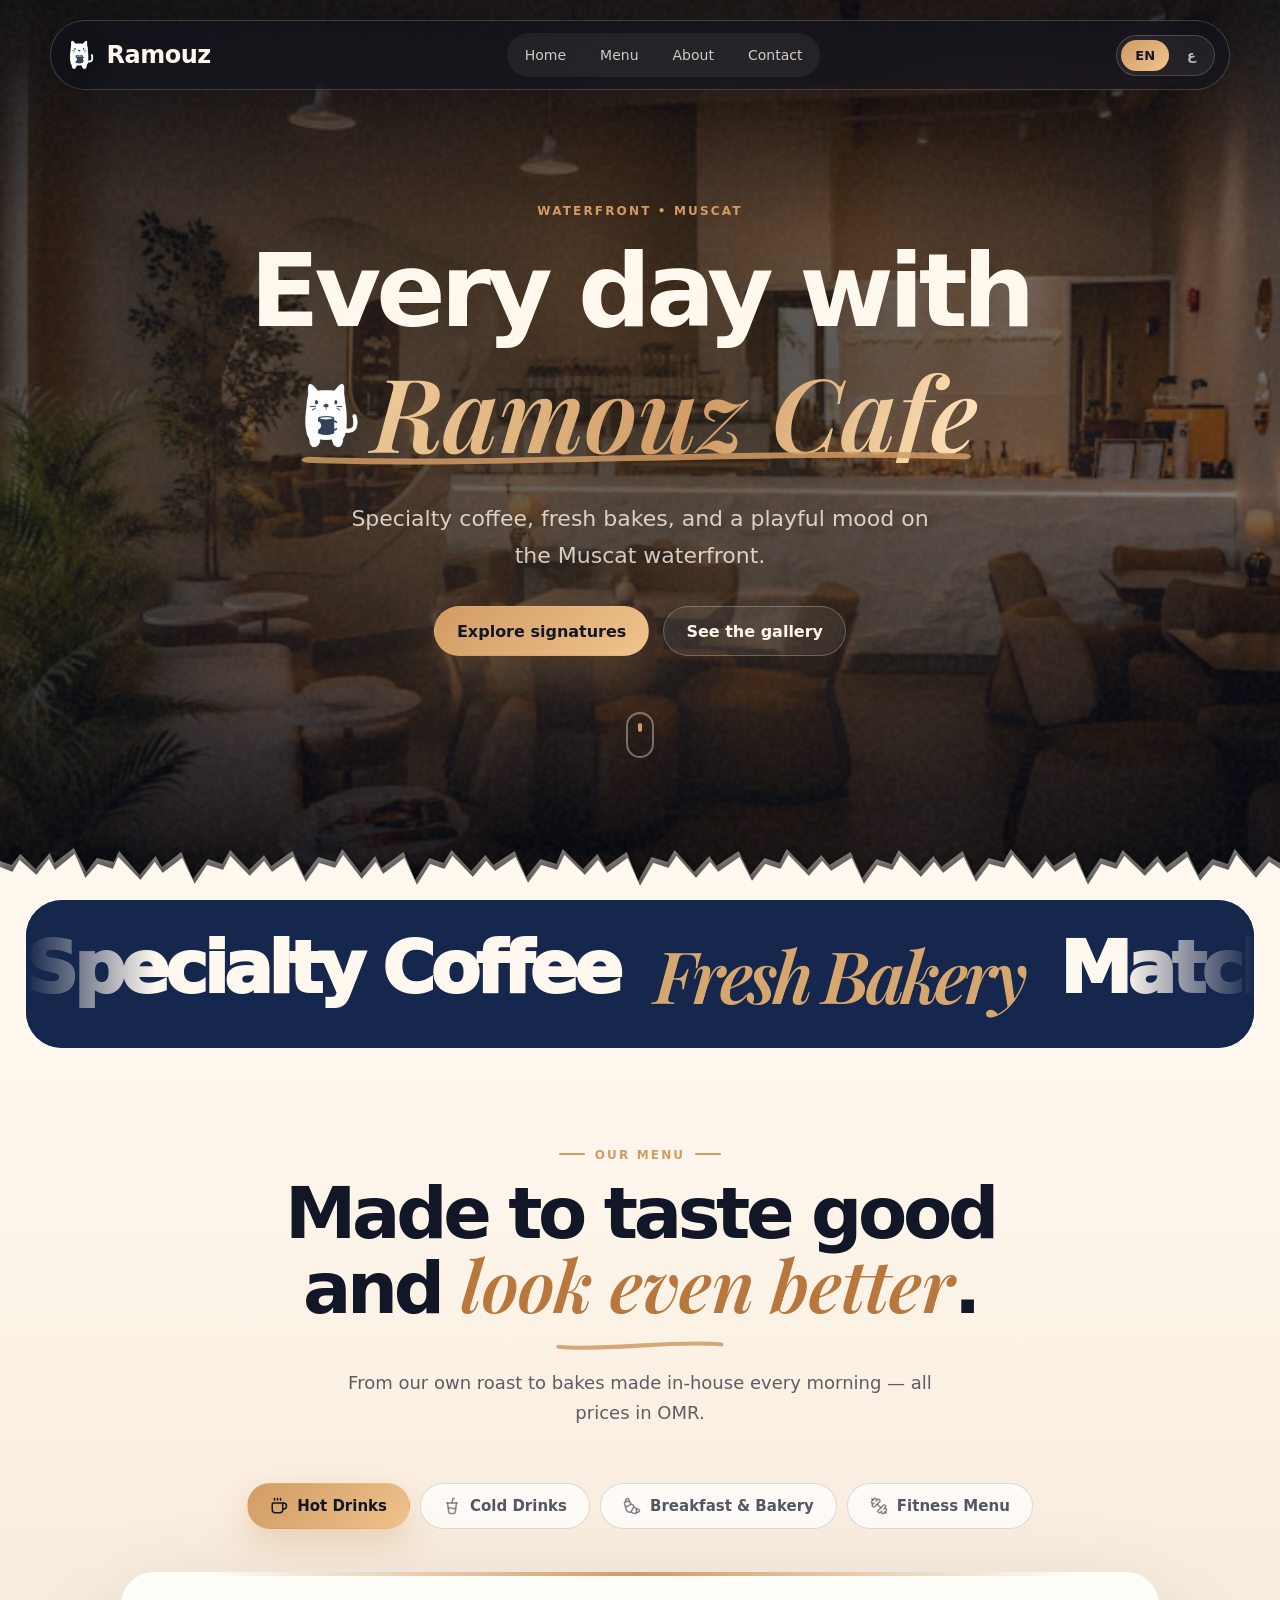
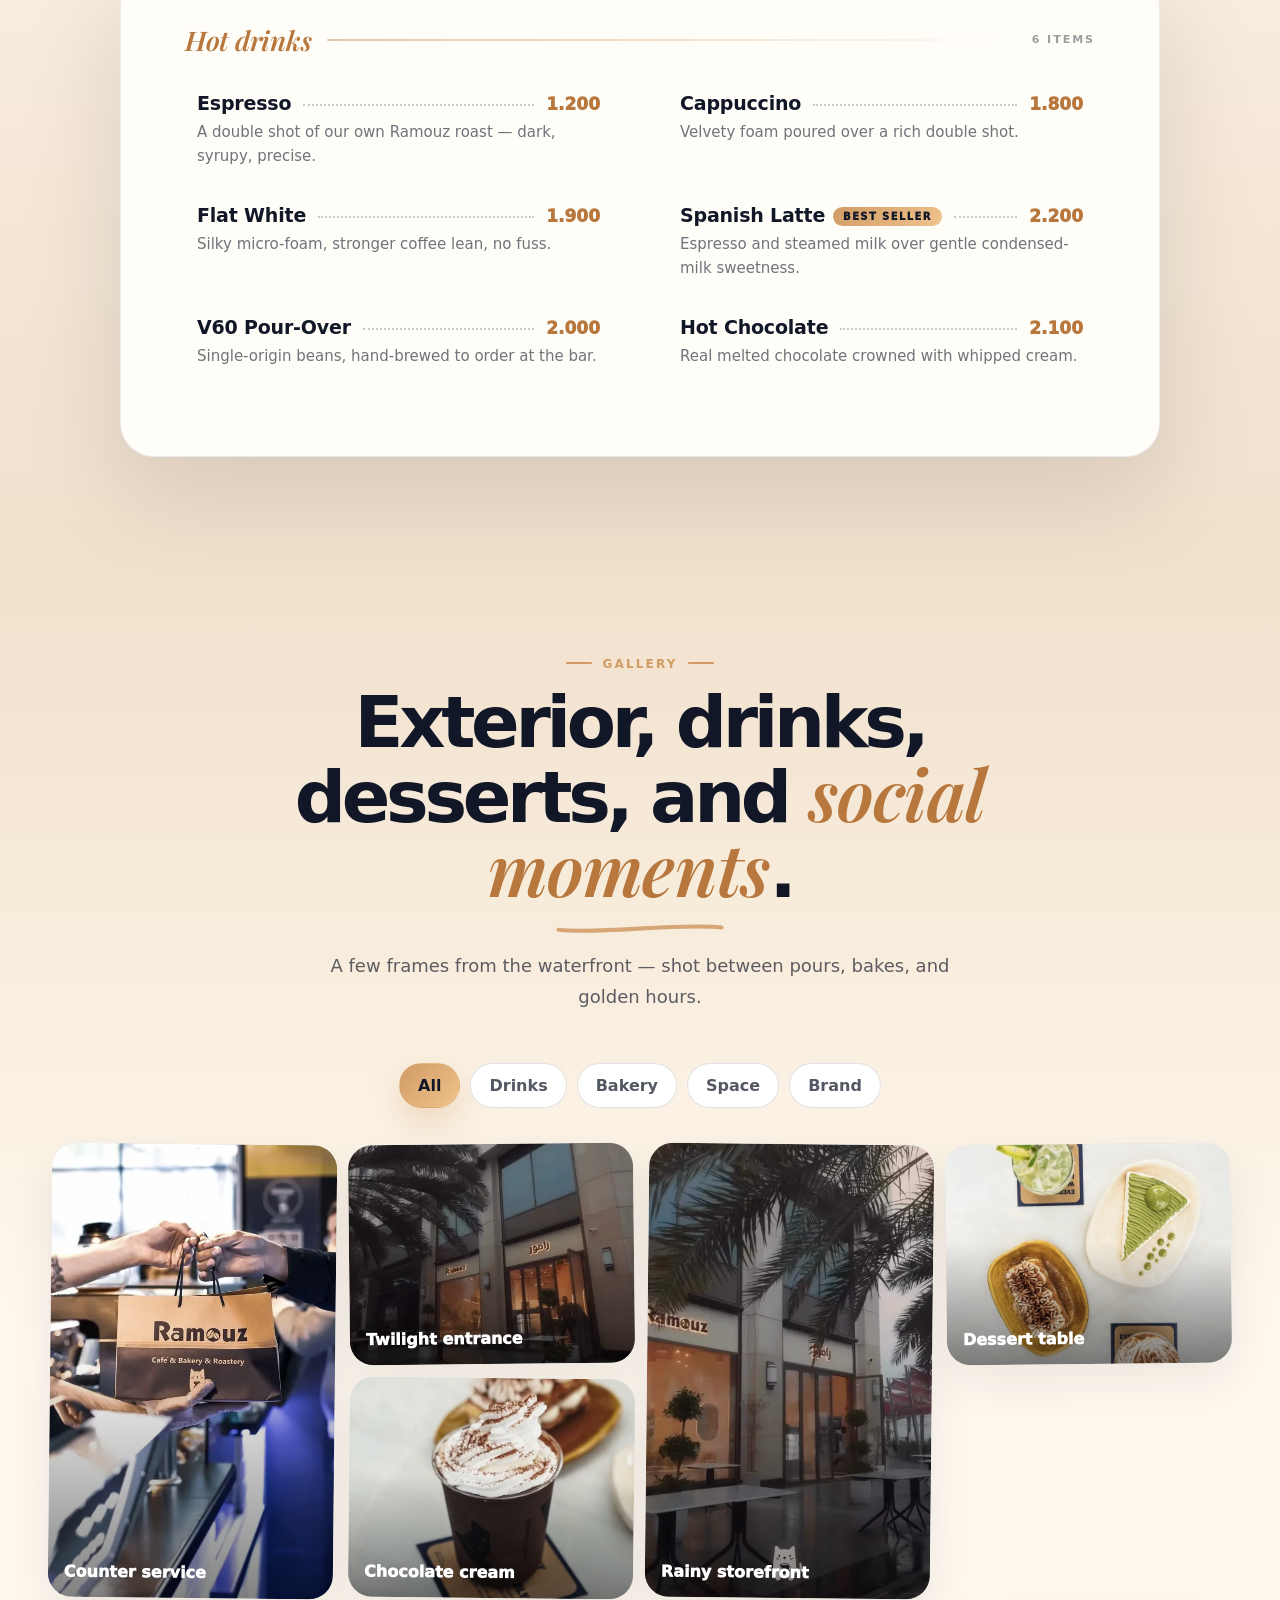
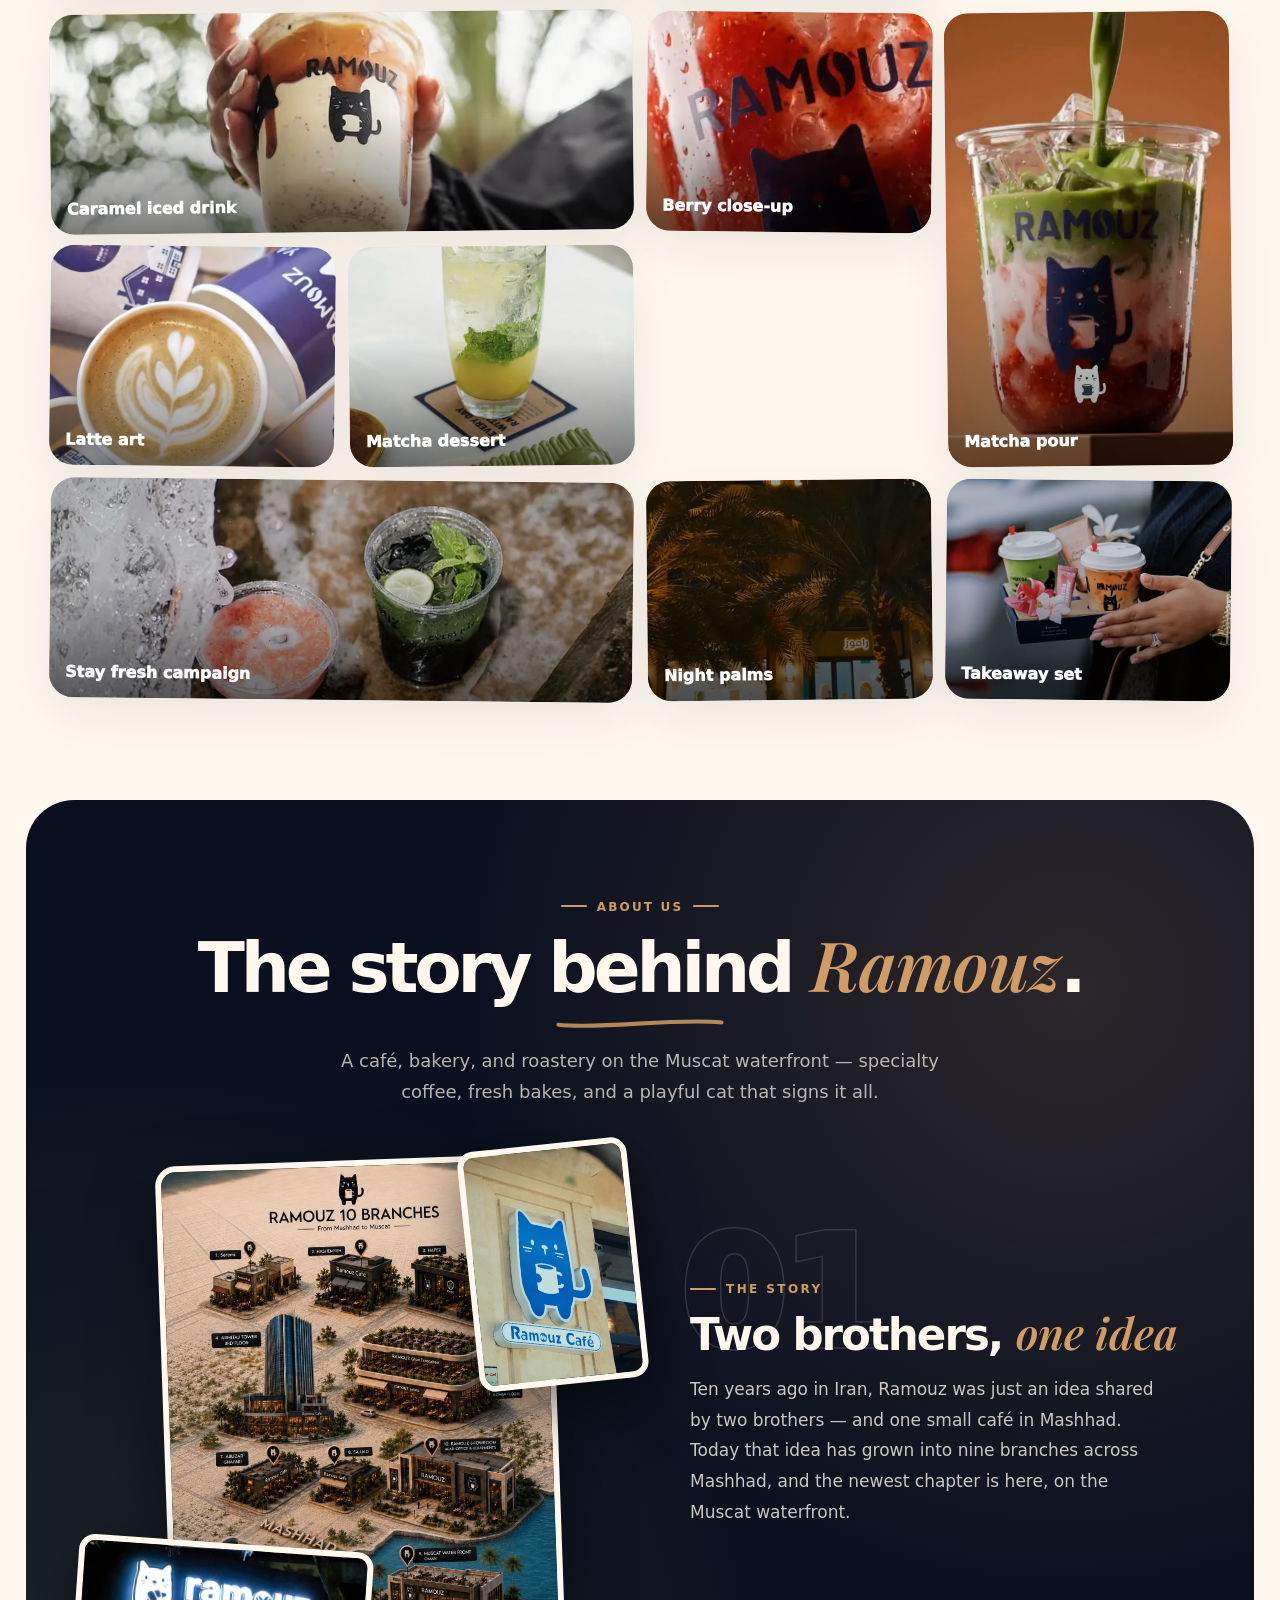
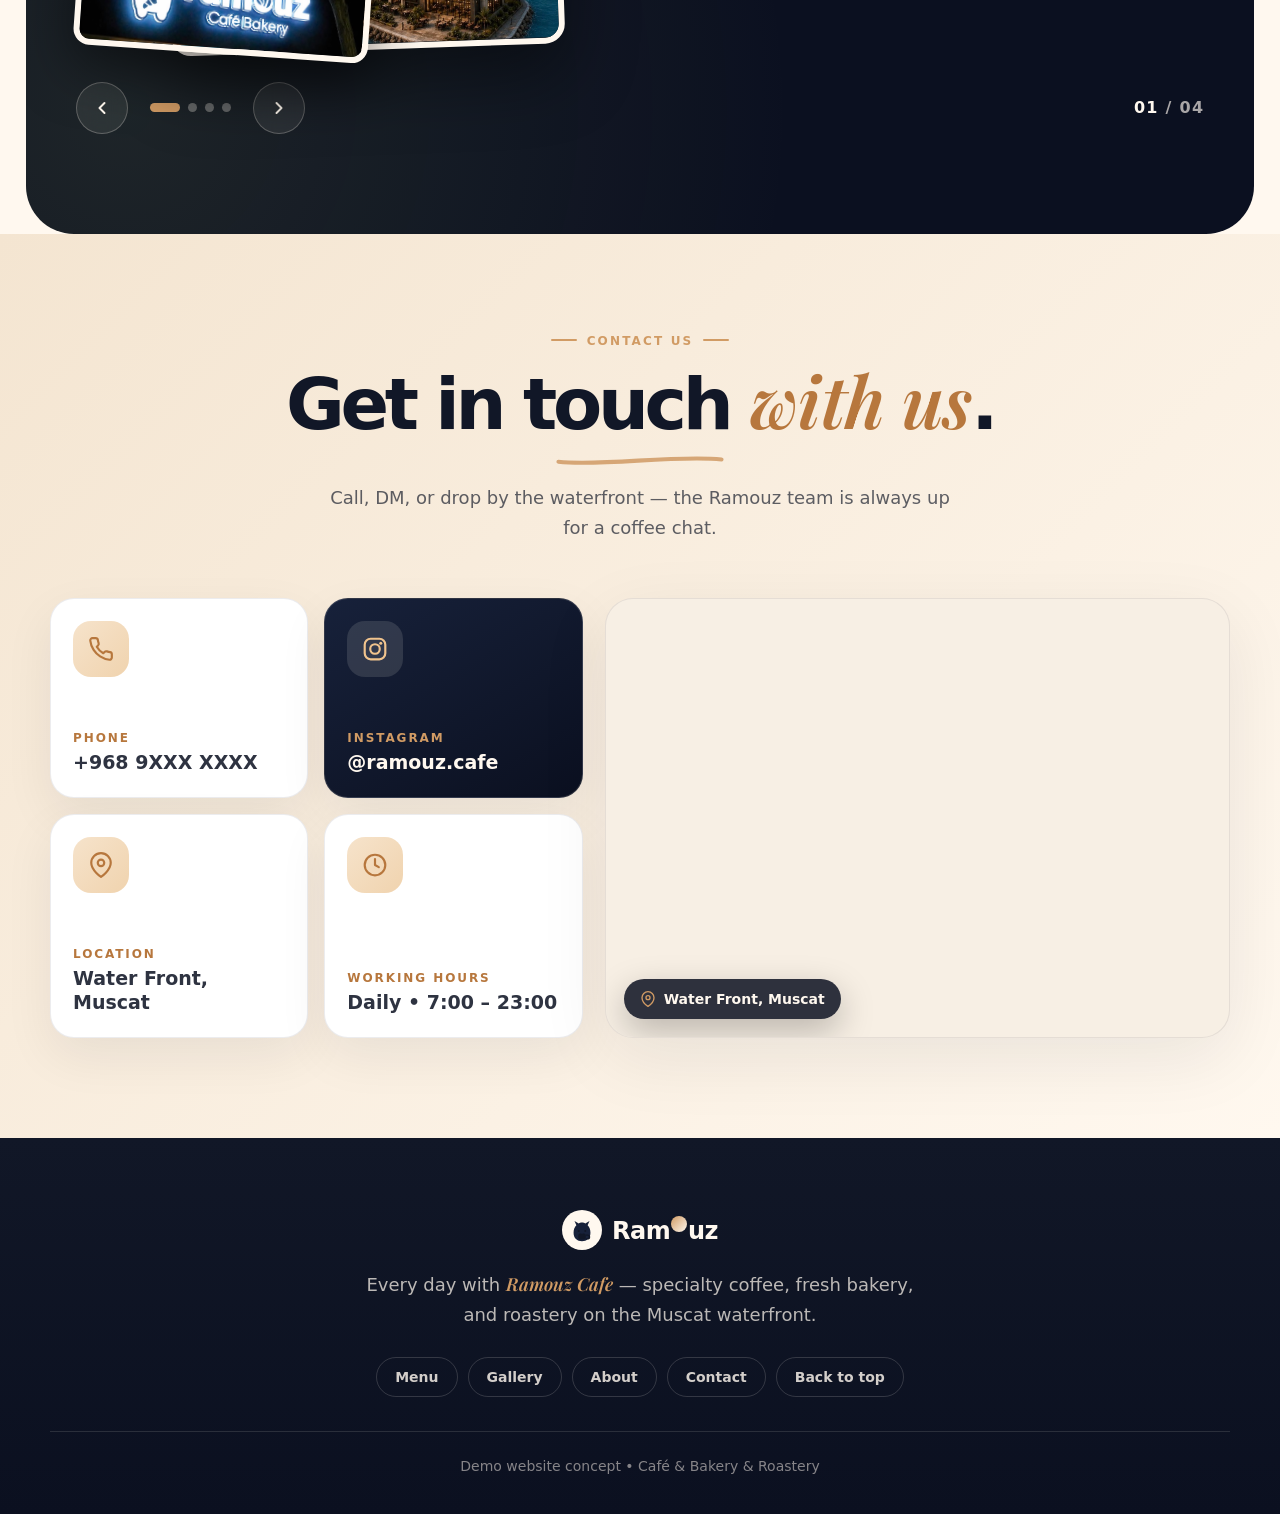
<file: ramouz-cafe-demo/index.html>
<!DOCTYPE html>
<html lang="en">
<head>
  <meta charset="UTF-8" />
  <meta name="viewport" content="width=device-width, initial-scale=1.0" />
  <title>Ramouz Café & Bakery & Roastery</title>
  <meta name="description" content="A premium demo website for Ramouz Café, Bakery & Roastery in Muscat." />
  <link rel="icon" href="favicon.svg" type="image/svg+xml" />
  <link rel="preconnect" href="https://fonts.googleapis.com" />
  <link rel="preconnect" href="https://fonts.gstatic.com" crossorigin />
  <link href="https://fonts.googleapis.com/css2?family=Playfair+Display:ital,wght@1,500;1,600&display=swap" rel="stylesheet" />
  <link rel="stylesheet" href="assets/css/styles.css" />
</head>
<body>
  <div class="cursor-glow" aria-hidden="true"></div>
  <div class="scroll-progress" aria-hidden="true"></div>
  <div class="loader" aria-label="Loading Ramouz website">
    <video src="assets/videos/ramouz-cat-loop.mp4" autoplay muted loop playsinline poster="assets/images/poster-cat.webp"></video>
    <span>Brewing the experience</span>
  </div>

  <header class="site-header" data-header>
    <a class="brand" href="#home" aria-label="Ramouz home">
      <img class="brand-logo" src="assets/images/logo.png" alt="" aria-hidden="true" />
      <span class="brand-word">Ramouz</span>
    </a>
    <nav class="nav" data-nav>
      <a href="#home">Home</a>
      <a href="#menu">Menu</a>
      <a href="#about">About</a>
      <a href="#contact">Contact</a>
    </nav>
    <div class="lang-toggle" role="group" aria-label="Language (demo)">
      <button type="button" class="active">EN</button>
      <button type="button" lang="ar">ع</button>
    </div>
    <button class="menu-toggle" data-menu-toggle aria-label="Open menu"><span></span><span></span></button>
  </header>

  <svg class="svg-sprite" aria-hidden="true">
    <symbol id="cat-cup" viewBox="0 0 64 64">
      <path d="M20 22 16 13l9 5c2-1 4-2 7-2s5 1 7 2l9-5-4 9c4 4 6 9 6 16 0 12-8 18-18 18s-18-6-18-18c0-7 2-12 6-16Z" fill="currentColor"/>
      <circle cx="25" cy="34" r="2.2" fill="var(--ink)"/>
      <circle cx="39" cy="34" r="2.2" fill="var(--ink)"/>
      <path d="M28 41c3 2 5 2 8 0" stroke="var(--ink)" stroke-width="3" stroke-linecap="round" fill="none"/>
      <rect x="24" y="40" width="16" height="12" rx="4" fill="var(--ink)"/>
      <path d="M40 43h4a4 4 0 0 1 0 8h-4" stroke="var(--ink)" stroke-width="3" fill="none"/>
    </symbol>
  </svg>

  <main id="home">
    <section class="hero" aria-label="Ramouz hero">
      <img class="hero-video hero-image" src="assets/images/homw.jpg" alt="" aria-hidden="true" />
      <div class="hero-shade"></div>
      <div class="hero-noise"></div>
      <div class="hero-embers" aria-hidden="true"><i></i><i></i><i></i><i></i><i></i><i></i></div>
      <div class="hero-content">
        <p class="eyebrow">Waterfront • Muscat</p>
        <h1>
          <span class="hero-line"><span>Every day with</span></span>
          <span class="hero-line l2"><span class="hero-brand"><img class="hero-logo" src="assets/images/logo.png" alt="" />Ramouz Cafe<svg class="brand-swash" viewBox="0 0 300 24" preserveAspectRatio="none" aria-hidden="true"><path d="M6 15 C 84 23, 210 3, 294 11" pathLength="100"/></svg></span></span>
        </h1>
        <p class="hero-copy">Specialty coffee, fresh bakes, and a playful mood on the Muscat waterfront.</p>
        <div class="hero-actions">
          <a class="btn primary" href="#menu">Explore signatures</a>
          <a class="btn ghost" href="#gallery">See the gallery</a>
        </div>
      </div>
      <a class="scroll-cue" href="#menu" aria-label="Scroll down to the menu"><span></span></a>
      <svg class="hero-paint" viewBox="0 0 1440 90" preserveAspectRatio="none" aria-hidden="true">
        <defs><filter id="tearShadow" x="-2%" y="-60%" width="104%" height="220%"><feDropShadow dx="0" dy="-4" stdDeviation="5" flood-color="#000" flood-opacity=".38"/></filter></defs>
        <path fill="#fff8ef" fill-opacity=".5" d="M0 90 L0 49 L13 53 L23 42 L40 57 L56 41 L61 51 L83 36 L97 60 L109 46 L128 50 L134 39 L157 63 L175 44 L182 55 L204 40 L217 67 L234 47 L250 52 L259 38 L280 58 L297 43 L305 54 L329 39 L342 64 L358 45 L377 50 L385 37 L406 61 L422 44 L429 56 L454 40 L467 68 L483 46 L499 51 L508 38 L530 59 L546 43 L555 53 L579 39 L592 65 L608 47 L626 52 L633 37 L656 57 L672 42 L681 55 L705 40 L718 69 L733 45 L751 50 L759 38 L781 60 L798 44 L806 54 L831 39 L844 63 L860 46 L877 51 L885 37 L908 58 L924 43 L933 53 L957 40 L970 66 L986 47 L1003 52 L1011 38 L1035 59 L1050 44 L1059 55 L1083 39 L1096 64 L1112 46 L1129 50 L1137 37 L1161 61 L1176 43 L1185 54 L1209 40 L1222 67 L1238 46 L1255 51 L1263 38 L1287 58 L1302 44 L1311 55 L1335 39 L1348 63 L1364 47 L1381 52 L1389 37 L1411 60 L1427 44 L1440 51 L1440 90 Z"/>
        <path fill="#fff8ef" filter="url(#tearShadow)" d="M0 90 L0 55 L14 60 L22 48 L41 63 L55 47 L62 58 L84 42 L96 66 L110 52 L127 57 L133 45 L158 68 L174 50 L183 61 L205 46 L219 72 L233 53 L251 58 L259 44 L281 64 L297 49 L306 60 L330 45 L344 70 L359 51 L377 56 L386 43 L407 67 L423 50 L431 62 L455 46 L469 73 L484 52 L500 57 L509 44 L532 65 L547 49 L557 59 L580 45 L594 71 L609 53 L627 58 L635 43 L658 63 L673 48 L683 61 L706 46 L720 74 L735 51 L752 56 L761 44 L783 66 L799 50 L808 60 L832 45 L846 69 L861 52 L878 57 L887 43 L910 64 L925 49 L935 59 L958 46 L972 72 L987 53 L1004 58 L1013 44 L1036 65 L1051 50 L1061 61 L1084 45 L1098 70 L1113 52 L1130 56 L1139 43 L1162 67 L1177 49 L1187 60 L1210 46 L1224 73 L1239 52 L1256 57 L1265 44 L1288 64 L1303 50 L1313 61 L1336 45 L1350 69 L1365 53 L1382 58 L1391 43 L1413 66 L1428 50 L1440 57 L1440 90 Z"/>
      </svg>
    </section>

    <section class="marquee" aria-label="Ramouz services">
      <div class="marquee-track">
        <span>Specialty Coffee</span><span>Fresh Bakery</span><span>Matcha Moments</span><span>Roastery</span><span>Waterfront Café</span>
        <span>Specialty Coffee</span><span>Fresh Bakery</span><span>Matcha Moments</span><span>Roastery</span><span>Waterfront Café</span>
      </div>
    </section>

    <section class="section signatures" id="menu">
      <div class="section-heading centered reveal">
        <p class="eyebrow">Our menu</p>
        <h2>Made to taste good and <em>look even better</em>.</h2>
        <svg class="heading-swash" viewBox="0 0 300 24" preserveAspectRatio="none" aria-hidden="true"><path d="M6 15 C 84 23, 210 3, 294 11"/></svg>
        <p>From our own roast to bakes made in-house every morning — all prices in OMR.</p>
      </div>
      <div class="menu-tabs reveal" role="tablist" aria-label="Menu categories">
        <button class="menu-tab active" type="button" role="tab" aria-selected="true" data-cat="hot"><svg viewBox="0 0 24 24" fill="none" stroke="currentColor" stroke-width="2" stroke-linecap="round" stroke-linejoin="round" aria-hidden="true"><path d="M10 2v2"/><path d="M14 2v2"/><path d="M16 8a1 1 0 0 1 1 1v8a4 4 0 0 1-4 4H7a4 4 0 0 1-4-4V9a1 1 0 0 1 1-1h14a4 4 0 1 1 0 8h-1"/><path d="M6 2v2"/></svg>Hot Drinks</button>
        <button class="menu-tab" type="button" role="tab" aria-selected="false" data-cat="cold"><svg viewBox="0 0 24 24" fill="none" stroke="currentColor" stroke-width="2" stroke-linecap="round" stroke-linejoin="round" aria-hidden="true"><path d="m6 8 1.75 12.28a2 2 0 0 0 2 1.72h4.54a2 2 0 0 0 2-1.72L18 8"/><path d="M5 8h14"/><path d="M7 15a6.47 6.47 0 0 1 5 0 6.47 6.47 0 0 0 5 0"/><path d="m12 8 1-6h2"/></svg>Cold Drinks</button>
        <button class="menu-tab" type="button" role="tab" aria-selected="false" data-cat="bakery"><svg viewBox="0 0 24 24" fill="none" stroke="currentColor" stroke-width="2" stroke-linecap="round" stroke-linejoin="round" aria-hidden="true"><path d="m4.6 13.11 5.79-3.21c1.89-1.05 4.79 1.78 3.71 3.71l-3.22 5.81C8.8 23.16.79 15.23 4.6 13.11Z"/><path d="m10.5 9.5-1-2.29C9.2 6.48 8.8 6 8 6H4.5C2.79 6 2 6.5 2 8.5a7.71 7.71 0 0 0 2 4.83"/><path d="M8 6c0-1.55.24-4-2-4-2 0-2.5 2.17-2.5 4"/><path d="m14.5 13.5 2.29 1c.73.3 1.21.7 1.21 1.5v3.5c0 1.71-.5 2.5-2.5 2.5a7.71 7.71 0 0 1-4.83-2"/><path d="M18 16c1.55 0 4-.24 4 2 0 2-2.17 2.5-4 2.5"/></svg>Breakfast &amp; Bakery</button>
        <button class="menu-tab" type="button" role="tab" aria-selected="false" data-cat="fitness"><svg viewBox="0 0 24 24" fill="none" stroke="currentColor" stroke-width="2" stroke-linecap="round" stroke-linejoin="round" aria-hidden="true"><path d="M14.4 14.4 9.6 9.6"/><path d="M18.657 21.485a2 2 0 1 1-2.829-2.828l-1.767 1.768a2 2 0 1 1-2.829-2.829l6.364-6.364a2 2 0 1 1 2.829 2.829l-1.768 1.767a2 2 0 1 1 2.828 2.829z"/><path d="m21.5 21.5-1.4-1.4"/><path d="M3.9 3.9 2.5 2.5"/><path d="M6.404 12.768a2 2 0 1 1-2.829-2.829l1.768-1.767a2 2 0 1 1-2.828-2.829l2.828-2.828a2 2 0 1 1 2.829 2.828l1.767-1.768a2 2 0 1 1 2.829 2.829z"/></svg>Fitness Menu</button>
      </div>
      <div class="menu-book reveal" data-menu-book>
        <div class="menu-panel is-active" role="tabpanel" data-panel="hot" aria-label="Hot drinks">
          <div class="panel-head" aria-hidden="true"><span class="panel-title">Hot drinks</span><span class="panel-rule"></span><span class="panel-count">6 items</span></div>
          <ul class="menu-list">
            <li class="menu-item"><div class="mi-head"><span class="mi-name">Espresso</span><span class="mi-dots"></span><span class="mi-price">1.200</span></div><p class="mi-desc">A double shot of our own Ramouz roast — dark, syrupy, precise.</p></li>
            <li class="menu-item"><div class="mi-head"><span class="mi-name">Cappuccino</span><span class="mi-dots"></span><span class="mi-price">1.800</span></div><p class="mi-desc">Velvety foam poured over a rich double shot.</p></li>
            <li class="menu-item"><div class="mi-head"><span class="mi-name">Flat White</span><span class="mi-dots"></span><span class="mi-price">1.900</span></div><p class="mi-desc">Silky micro-foam, stronger coffee lean, no fuss.</p></li>
            <li class="menu-item"><div class="mi-head"><span class="mi-name">Spanish Latte<span class="mi-badge">Best seller</span></span><span class="mi-dots"></span><span class="mi-price">2.200</span></div><p class="mi-desc">Espresso and steamed milk over gentle condensed-milk sweetness.</p></li>
            <li class="menu-item"><div class="mi-head"><span class="mi-name">V60 Pour-Over</span><span class="mi-dots"></span><span class="mi-price">2.000</span></div><p class="mi-desc">Single-origin beans, hand-brewed to order at the bar.</p></li>
            <li class="menu-item"><div class="mi-head"><span class="mi-name">Hot Chocolate</span><span class="mi-dots"></span><span class="mi-price">2.100</span></div><p class="mi-desc">Real melted chocolate crowned with whipped cream.</p></li>
          </ul>
        </div>
        <div class="menu-panel" role="tabpanel" data-panel="cold" aria-label="Cold drinks">
          <div class="panel-head" aria-hidden="true"><span class="panel-title">Cold drinks</span><span class="panel-rule"></span><span class="panel-count">6 items</span></div>
          <ul class="menu-list">
            <li class="menu-item"><div class="mi-head"><span class="mi-name">Strawberry Matcha Cloud<span class="mi-badge">Signature</span></span><span class="mi-dots"></span><span class="mi-price">2.600</span></div><p class="mi-desc">Layered strawberry, milk, and ice under a glossy matcha pour.</p></li>
            <li class="menu-item"><div class="mi-head"><span class="mi-name">Specialty Iced Coffee</span><span class="mi-dots"></span><span class="mi-price">2.000</span></div><p class="mi-desc">Bold, chilled, and clean — our roast over crystal ice.</p></li>
            <li class="menu-item"><div class="mi-head"><span class="mi-name">Iced Spanish Latte</span><span class="mi-dots"></span><span class="mi-price">2.300</span></div><p class="mi-desc">The house favourite, shaken cold and lightly sweet.</p></li>
            <li class="menu-item"><div class="mi-head"><span class="mi-name">Cold Brew</span><span class="mi-dots"></span><span class="mi-price">2.100</span></div><p class="mi-desc">Steeped for eighteen hours — smooth, low-acid, strong.</p></li>
            <li class="menu-item"><div class="mi-head"><span class="mi-name">Iced Matcha Latte</span><span class="mi-dots"></span><span class="mi-price">2.400</span></div><p class="mi-desc">Ceremonial-grade matcha whisked over milk and ice.</p></li>
            <li class="menu-item"><div class="mi-head"><span class="mi-name">Fresh Mint Lemonade</span><span class="mi-dots"></span><span class="mi-price">1.900</span></div><p class="mi-desc">Hand-pressed lemons, torn mint, waterfront energy.</p></li>
          </ul>
        </div>
        <div class="menu-panel" role="tabpanel" data-panel="bakery" aria-label="Breakfast and bakery">
          <div class="panel-head" aria-hidden="true"><span class="panel-title">Breakfast &amp; bakery</span><span class="panel-rule"></span><span class="panel-count">6 items</span></div>
          <ul class="menu-list">
            <li class="menu-item"><div class="mi-head"><span class="mi-name">Ramouz Breakfast Tray</span><span class="mi-dots"></span><span class="mi-price">3.900</span></div><p class="mi-desc">Eggs your way, warm bread, cheese, honey, and olives.</p></li>
            <li class="menu-item"><div class="mi-head"><span class="mi-name">Butter Croissant</span><span class="mi-dots"></span><span class="mi-price">1.100</span></div><p class="mi-desc">Laminated in-house and baked golden every morning.</p></li>
            <li class="menu-item"><div class="mi-head"><span class="mi-name">Matcha Cheesecake</span><span class="mi-dots"></span><span class="mi-price">2.400</span></div><p class="mi-desc">Creamy, bright, and elegant — a Ramouz classic.</p></li>
            <li class="menu-item"><div class="mi-head"><span class="mi-name">Walnut Brownie</span><span class="mi-dots"></span><span class="mi-price">1.800</span></div><p class="mi-desc">Dense chocolate layers baked by our own hands, with love.</p></li>
            <li class="menu-item"><div class="mi-head"><span class="mi-name">Chocolate Chip Cookies</span><span class="mi-dots"></span><span class="mi-price">1.400</span></div><p class="mi-desc">Crisp edges, soft middle, still warm if you time it right.</p></li>
            <li class="menu-item"><div class="mi-head"><span class="mi-name">Saffron French Toast</span><span class="mi-dots"></span><span class="mi-price">2.800</span></div><p class="mi-desc">Brioche soaked in saffron custard, finished with date syrup.</p></li>
          </ul>
        </div>
        <div class="menu-panel" role="tabpanel" data-panel="fitness" aria-label="Fitness menu">
          <div class="panel-head" aria-hidden="true"><span class="panel-title">Fitness menu</span><span class="panel-rule"></span><span class="panel-count">4 items</span></div>
          <ul class="menu-list">
            <li class="menu-item"><div class="mi-head"><span class="mi-name">Fitlatte</span><span class="mi-dots"></span><span class="mi-price">2.500</span></div><p class="mi-desc">Coffee, milk, and whey protein — your workout in a cup.</p></li>
            <li class="menu-item"><div class="mi-head"><span class="mi-name">Bulk Fuel</span><span class="mi-dots"></span><span class="mi-price">2.700</span></div><p class="mi-desc">Banana, dates, and whey protein, blended thick.</p></li>
            <li class="menu-item"><div class="mi-head"><span class="mi-name">Protein Overnight Oats</span><span class="mi-dots"></span><span class="mi-price">2.200</span></div><p class="mi-desc">Oats, chia, and whey set overnight with seasonal fruit.</p></li>
            <li class="menu-item"><div class="mi-head"><span class="mi-name">Zero Iced Americano</span><span class="mi-dots"></span><span class="mi-price">1.800</span></div><p class="mi-desc">All the caffeine, none of the sugar — clean and cold.</p></li>
          </ul>
        </div>
      </div>
    </section>

    <section class="section gallery-section" id="gallery">
      <div class="section-heading centered reveal">
        <p class="eyebrow">Gallery</p>
        <h2>Exterior, drinks, desserts, and <em>social moments</em>.</h2>
        <svg class="heading-swash" viewBox="0 0 300 24" preserveAspectRatio="none" aria-hidden="true"><path d="M6 15 C 84 23, 210 3, 294 11"/></svg>
        <p>A few frames from the waterfront — shot between pours, bakes, and golden hours.</p>
      </div>
      <div class="filter-bar reveal" role="tablist" aria-label="Gallery filters">
        <button class="active" data-filter="all">All</button>
        <button data-filter="drinks">Drinks</button>
        <button data-filter="bakery">Bakery</button>
        <button data-filter="space">Space</button>
        <button data-filter="brand">Brand</button>
      </div>
      <div class="gallery-grid" data-gallery>
        <button class="gallery-item tall reveal" data-type="brand space" data-src="assets/images/bag-service.webp"><img src="assets/images/bag-service-thumb.webp" alt="Ramouz branded takeaway bag"/><span><i>Brand</i>Counter service</span></button>
        <button class="gallery-item reveal" data-type="space" data-src="assets/images/facade-twilight.webp"><img src="assets/images/facade-twilight-thumb.webp" alt="Ramouz exterior at twilight"/><span><i>Space</i>Twilight entrance</span></button>
        <button class="gallery-item tall reveal" data-type="space" data-src="assets/images/facade-rain.webp"><img src="assets/images/facade-rain-thumb.webp" alt="Rainy Ramouz storefront"/><span><i>Space</i>Rainy storefront</span></button>
        <button class="gallery-item reveal" data-type="drinks bakery" data-src="assets/images/dessert-table.webp"><img src="assets/images/dessert-table-thumb.webp" alt="Dessert table with drinks"/><span><i>Bakery</i>Dessert table</span></button>
        <button class="gallery-item reveal" data-type="drinks" data-src="assets/images/hot-chocolate.webp"><img src="assets/images/hot-chocolate-thumb.webp" alt="Hot chocolate with whipped cream"/><span><i>Drinks</i>Chocolate cream</span></button>
        <button class="gallery-item wide reveal" data-type="drinks brand" data-src="assets/images/caramel-drink.webp"><img src="assets/images/caramel-drink-thumb.webp" alt="Caramel drink in Ramouz cup"/><span><i>Drinks</i>Caramel iced drink</span></button>
        <button class="gallery-item reveal" data-type="drinks" data-src="assets/images/strawberry-closeup.webp"><img src="assets/images/strawberry-closeup-thumb.webp" alt="Close-up strawberry drink"/><span><i>Drinks</i>Berry close-up</span></button>
        <button class="gallery-item tall reveal" data-type="drinks" data-src="assets/images/matcha-pour.webp"><img src="assets/images/matcha-pour-thumb.webp" alt="Matcha pour close up"/><span><i>Drinks</i>Matcha pour</span></button>
        <button class="gallery-item reveal" data-type="drinks" data-src="assets/images/latte-art.webp"><img src="assets/images/latte-art-thumb.webp" alt="Ramouz latte art"/><span><i>Drinks</i>Latte art</span></button>
        <button class="gallery-item reveal" data-type="bakery drinks" data-src="assets/images/matcha-cheesecake.webp"><img src="assets/images/matcha-cheesecake-thumb.webp" alt="Matcha cheesecake and fresh drink"/><span><i>Bakery</i>Matcha dessert</span></button>
        <button class="gallery-item wide reveal" data-type="brand" data-src="assets/images/stay-fresh.webp"><img src="assets/images/stay-fresh-thumb.webp" alt="Stay fresh campaign drinks"/><span><i>Brand</i>Stay fresh campaign</span></button>
        <button class="gallery-item reveal" data-type="space" data-src="assets/images/facade-night.webp"><img src="assets/images/facade-night-thumb.webp" alt="Night exterior with palms"/><span><i>Space</i>Night palms</span></button>
        <button class="gallery-item reveal" data-type="brand drinks" data-src="assets/images/takeaway-box.webp"><img src="assets/images/takeaway-box-thumb.webp" alt="Ramouz takeaway drinks box"/><span><i>Brand</i>Takeaway set</span></button>
      </div>
    </section>

    <section class="section video-section" id="about">
      <div class="about-head centered reveal">
        <p class="eyebrow">About us</p>
        <h2>The story behind <em>Ramouz</em>.</h2>
        <svg class="heading-swash" viewBox="0 0 300 24" preserveAspectRatio="none" aria-hidden="true"><path d="M6 15 C 84 23, 210 3, 294 11"/></svg>
        <p>A café, bakery, and roastery on the Muscat waterfront — specialty coffee, fresh bakes, and a playful cat that signs it all.</p>
      </div>
      <div class="about-slider reveal" data-slider role="region" aria-roledescription="carousel" aria-label="The Ramouz story" tabindex="0">
        <div class="slide-stage">
          <article class="about-slide is-active" data-slide>
            <div class="slide-media portrait"><img src="assets/images/branches.jpg" alt="Illustrated map of all Ramouz branches, from Mashhad to Muscat" draggable="false" /><img class="sign-shot" src="assets/images/first1.jpg" alt="Glowing Ramouz Café Bakery signboard at night" draggable="false" /><img class="day-shot" src="assets/images/first.jpg" alt="Blue Ramouz Café cat sign on the storefront" draggable="false" /></div>
            <div class="slide-text">
              <span class="slide-num" aria-hidden="true">01</span>
              <span class="slide-kicker">The story</span>
              <h3>Two brothers, <em>one idea</em></h3>
              <p>Ten years ago in Iran, Ramouz was just an idea shared by two brothers — and one small café in Mashhad. Today that idea has grown into nine branches across Mashhad, and the newest chapter is here, on the Muscat waterfront.</p>
            </div>
          </article>
          <article class="about-slide" data-slide>
            <div class="slide-media collage">
              <figure class="collage-photo one"><img src="assets/images/second1.jpg" alt="Ramouz baker holding a tray of fresh brownies" draggable="false" /></figure>
              <figure class="collage-photo two"><img src="assets/images/second2.jpg" alt="Tray of chocolate cupcakes and cookies from the Ramouz bakery" draggable="false" /></figure>
              <figure class="collage-photo main"><img src="assets/images/second.jpg" alt="Ramouz coffee bean bags, imported and roasted under our own brand" draggable="false" /></figure>
            </div>
            <div class="slide-text">
              <span class="slide-num" aria-hidden="true">02</span>
              <span class="slide-kicker">The craft</span>
              <h3>Roasted by us, <em>baked with love</em></h3>
              <p>We began by pouring Lavazza. Today we import our own beans and roast them under the Ramouz name — and every bake in our pastry case is made in-house, by our own hands, with love.</p>
            </div>
          </article>
          <article class="about-slide" data-slide>
            <div class="slide-media collage v2">
              <figure class="collage-photo one"><img src="assets/images/third1.jpg" alt="Ramouz showroom shelves stocked with barista accessories" draggable="false" /></figure>
              <figure class="collage-photo two"><img src="assets/images/third3.jpg" alt="Close-up of an XLVI espresso machine group head" draggable="false" /></figure>
              <figure class="collage-photo main"><img src="assets/images/third.jpg" alt="Italian XLVI espresso machine arriving on its shipping crate" draggable="false" /></figure>
            </div>
            <div class="slide-text">
              <span class="slide-num" aria-hidden="true">03</span>
              <span class="slide-kicker">The company</span>
              <h3>More than <em>a café</em></h3>
              <p>Ramouz is a company as much as a coffee shop. We import Italy's finest espresso machines and professional barista gear — and we brew on the very same equipment we supply, so every cup we hand you is the best we know how to make.</p>
            </div>
          </article>
          <article class="about-slide" data-slide>
            <div class="slide-media collage v3">
              <figure class="collage-photo one"><img src="assets/images/fourth1.jpg" alt="Students in a Ramouz School barista class" draggable="false" /></figure>
              <figure class="collage-photo two"><img src="assets/images/fourth5.jpg" alt="Ramouz School student practicing a milk pour" draggable="false" /></figure>
              <figure class="collage-photo main"><img src="assets/images/fourth4.jpg" alt="Barista wearing the Ramouz School apron" draggable="false" /></figure>
            </div>
            <div class="slide-text">
              <span class="slide-num" aria-hidden="true">04</span>
              <span class="slide-kicker">The school</span>
              <h3>Ramouz <em>School</em></h3>
              <p>Coffee is a craft, and we teach it. Ramouz School takes you from your first pour to professional barista — hands-on classes, real bar time, and a valid certificate to carry your name forward.</p>
            </div>
          </article>
        </div>
        <div class="slider-controls">
          <button class="slider-arrow" type="button" data-prev aria-label="Previous slide"><svg viewBox="0 0 24 24" fill="none" stroke="currentColor" stroke-width="2.4" stroke-linecap="round" stroke-linejoin="round" aria-hidden="true"><polyline points="15 18 9 12 15 6"/></svg></button>
          <div class="slider-dots" data-dots></div>
          <button class="slider-arrow" type="button" data-next aria-label="Next slide"><svg viewBox="0 0 24 24" fill="none" stroke="currentColor" stroke-width="2.4" stroke-linecap="round" stroke-linejoin="round" aria-hidden="true"><polyline points="9 18 15 12 9 6"/></svg></button>
          <span class="slider-count"><span class="cur" data-count-current>01</span> / 04</span>
        </div>
      </div>
    </section>

    <section class="section visit" id="contact">
      <div class="section-heading centered reveal">
        <p class="eyebrow">Contact us</p>
        <h2>Get in touch <em>with us</em>.</h2>
        <svg class="heading-swash" viewBox="0 0 300 24" preserveAspectRatio="none" aria-hidden="true"><path d="M6 15 C 84 23, 210 3, 294 11"/></svg>
        <p>Call, DM, or drop by the waterfront — the Ramouz team is always up for a coffee chat.</p>
      </div>
      <div class="contact-layout">
        <div class="contact-grid">
          <a class="contact-tile reveal" href="tel:+96890000000">
            <span class="tile-icon" aria-hidden="true"><svg viewBox="0 0 24 24" fill="none" stroke="currentColor" stroke-width="2" stroke-linecap="round" stroke-linejoin="round"><path d="M22 16.9v3a2 2 0 0 1-2.2 2 19.8 19.8 0 0 1-8.6-3.1 19.5 19.5 0 0 1-6-6A19.8 19.8 0 0 1 2.1 4.2 2 2 0 0 1 4.1 2h3a2 2 0 0 1 2 1.7c.1 1 .4 2 .7 2.9a2 2 0 0 1-.5 2.1L8.1 9.9a16 16 0 0 0 6 6l1.2-1.2a2 2 0 0 1 2.1-.5c.9.3 1.9.6 2.9.7a2 2 0 0 1 1.7 2z"/></svg></span>
            <span class="tile-text"><span class="tile-label">Phone</span><span class="tile-value">+968 9XXX XXXX</span></span>
          </a>
          <a class="contact-tile accent reveal" href="https://instagram.com/ramouz.cafe" target="_blank" rel="noopener">
            <span class="tile-icon" aria-hidden="true"><svg viewBox="0 0 24 24" fill="none" stroke="currentColor" stroke-width="2" stroke-linecap="round" stroke-linejoin="round"><rect x="2.5" y="2.5" width="19" height="19" rx="5.5"/><circle cx="12" cy="12" r="4.4"/><line x1="17.3" y1="6.7" x2="17.31" y2="6.7" stroke-width="2.8"/></svg></span>
            <span class="tile-text"><span class="tile-label">Instagram</span><span class="tile-value">@ramouz.cafe</span></span>
            <img class="tile-cat" src="assets/images/logo.png" alt="" aria-hidden="true" />
          </a>
          <a class="contact-tile reveal" href="https://maps.google.com/?q=Water+Front+Muscat" target="_blank" rel="noopener">
            <span class="tile-icon" aria-hidden="true"><svg viewBox="0 0 24 24" fill="none" stroke="currentColor" stroke-width="2" stroke-linecap="round" stroke-linejoin="round"><path d="M21 10c0 7-9 13-9 13s-9-6-9-13a9 9 0 0 1 18 0z"/><circle cx="12" cy="10" r="3"/></svg></span>
            <span class="tile-text"><span class="tile-label">Location</span><span class="tile-value">Water Front, Muscat</span></span>
          </a>
          <div class="contact-tile reveal">
            <span class="tile-icon" aria-hidden="true"><svg viewBox="0 0 24 24" fill="none" stroke="currentColor" stroke-width="2" stroke-linecap="round" stroke-linejoin="round"><circle cx="12" cy="12" r="9.5"/><polyline points="12 6.5 12 12 15.5 14"/></svg></span>
            <span class="tile-text"><span class="tile-label">Working hours</span><span class="tile-value">Daily • 7:00 – 23:00</span></span>
          </div>
        </div>
        <div class="contact-map reveal">
          <iframe src="https://www.google.com/maps?q=Water+Front,+Muscat&output=embed" loading="lazy" referrerpolicy="no-referrer-when-downgrade" title="Ramouz Cafe location map" allowfullscreen></iframe>
          <span class="map-badge"><svg viewBox="0 0 24 24" fill="none" stroke="currentColor" stroke-width="2" stroke-linecap="round" stroke-linejoin="round" aria-hidden="true"><path d="M21 10c0 7-9 13-9 13s-9-6-9-13a9 9 0 0 1 18 0z"/><circle cx="12" cy="10" r="3"/></svg>Water Front, Muscat</span>
        </div>
      </div>
    </section>
  </main>

  <div class="lightbox" data-lightbox aria-hidden="true">
    <button data-close-lightbox aria-label="Close gallery preview">×</button>
    <img alt="Expanded gallery media" />
    <p class="lightbox-cap"></p>
  </div>

  <footer class="footer">
    <div class="brand footer-brand">
      <span class="brand-mark"><svg viewBox="0 0 64 64"><use href="#cat-cup"></use></svg></span>
      <span class="brand-word">Ram<span>o</span>uz</span>
    </div>
    <p class="footer-tag">Every day with <em>Ramouz Cafe</em> — specialty coffee, fresh bakery, and roastery on the Muscat waterfront.</p>
    <nav class="footer-nav" aria-label="Footer">
      <a href="#menu">Menu</a>
      <a href="#gallery">Gallery</a>
      <a href="#about">About</a>
      <a href="#contact">Contact</a>
      <a href="#home">Back to top</a>
    </nav>
    <p class="footer-note">Demo website concept • Café & Bakery & Roastery</p>
  </footer>

  <script src="assets/js/main.js"></script>
</body>
</html>
</file>
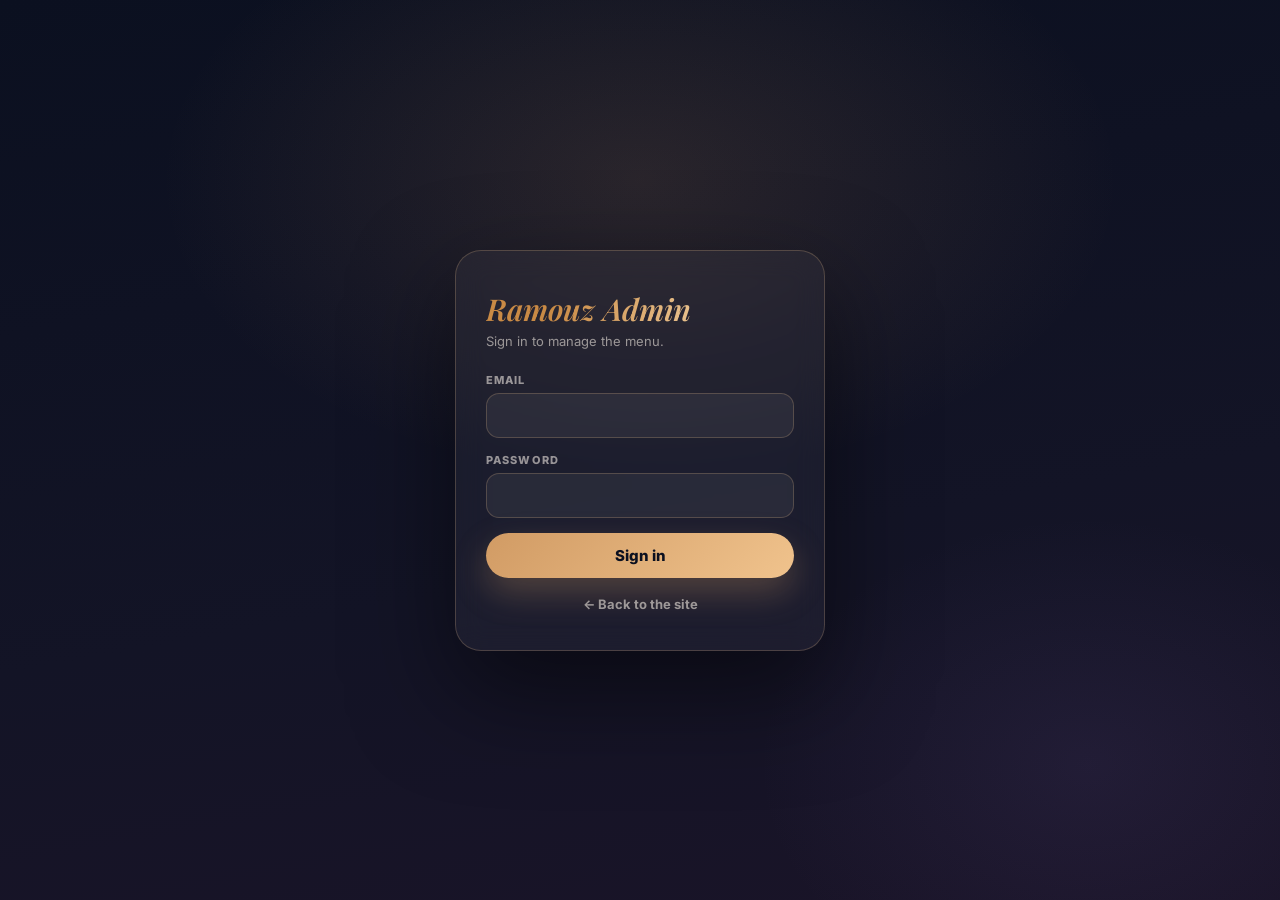
<file: admin.html>
<!doctype html>
<html lang="en">
<head>
  <meta charset="utf-8" />
  <meta name="viewport" content="width=device-width, initial-scale=1" />
  <meta name="robots" content="noindex, nofollow" />
  <title>Ramouz — Admin</title>
  <link rel="icon" href="favicon.png" type="image/png" />
  <link rel="preconnect" href="https://fonts.googleapis.com" />
  <link rel="preconnect" href="https://fonts.gstatic.com" crossorigin />
  <link href="https://fonts.googleapis.com/css2?family=Inter:wght@400;600;700;800;900&family=Playfair+Display:ital,wght@1,600&display=swap" rel="stylesheet" />
  <style>
    *{box-sizing:border-box}
    :root{
      --bg-0:#0b1020; --bg-1:#131426; --bg-2:#1a1428;
      --cream:#fff8ef; --sand:#d19b64; --gold:#f0c38d; --gold-hi:#f6d9ac;
      --line:rgba(240,195,141,.22); --line-soft:rgba(255,248,239,.06);
      --dim:rgba(255,248,239,.55); --dim-2:rgba(255,248,239,.38);
      --ease:cubic-bezier(.22,.9,.3,1);
      --spring:cubic-bezier(.34,1.56,.64,1);
    }
    html{scrollbar-color:rgba(209,155,100,.4) transparent}
    ::-webkit-scrollbar{width:10px}
    ::-webkit-scrollbar-thumb{background:rgba(209,155,100,.3);border-radius:99px;border:3px solid var(--bg-0)}
    body{
      margin:0;min-height:100svh;padding:0 0 90px;
      font-family:Inter,ui-sans-serif,system-ui,sans-serif;color:var(--cream);
      background:
        radial-gradient(1100px 600px at 15% -10%,rgba(209,155,100,.14),transparent 55%),
        radial-gradient(900px 600px at 95% 15%,rgba(110,90,160,.12),transparent 55%),
        radial-gradient(700px 500px at 50% 110%,rgba(142,161,91,.07),transparent 60%),
        linear-gradient(170deg,var(--bg-0),var(--bg-1) 55%,var(--bg-2));
      background-attachment:fixed;
    }
    button{font:inherit}
    :focus-visible{outline:2px solid var(--sand);outline-offset:2px;border-radius:6px}

    @keyframes fadeUp{from{opacity:0;transform:translateY(18px)}to{opacity:1;transform:translateY(0)}}
    @keyframes popIn{from{opacity:0;transform:scale(.94) translateY(10px)}to{opacity:1;transform:scale(1) translateY(0)}}
    @keyframes overlayIn{from{opacity:0}to{opacity:1}}
    @keyframes rowIn{from{opacity:0;transform:translateX(-14px)}to{opacity:1;transform:translateX(0)}}
    @keyframes goldShimmer{0%,100%{background-position:0% 50%}50%{background-position:100% 50%}}
    @keyframes savePulse{0%{box-shadow:0 10px 26px rgba(209,155,100,.3),0 0 0 0 rgba(240,195,141,.55)}70%{box-shadow:0 10px 26px rgba(209,155,100,.3),0 0 0 12px rgba(240,195,141,0)}100%{box-shadow:0 10px 26px rgba(209,155,100,.3),0 0 0 0 rgba(240,195,141,0)}}
    @keyframes notePop{0%{opacity:0;transform:scale(.6)}60%{opacity:1;transform:scale(1.12)}100%{opacity:1;transform:scale(1)}}

    /* ============ top bar ============ */
    .topbar{
      position:sticky;top:0;z-index:10;display:flex;align-items:center;gap:12px;row-gap:8px;flex-wrap:wrap;
      padding:14px clamp(16px,4vw,40px);
      background:rgba(11,16,32,.78);backdrop-filter:blur(20px) saturate(1.3);
      border-bottom:1px solid transparent;
      border-image:linear-gradient(90deg,transparent,rgba(240,195,141,.4),transparent) 1;
    }
    .topbar .brand{
      font-family:"Playfair Display",Georgia,serif;font-style:italic;font-weight:600;font-size:27px;
      background:linear-gradient(100deg,#c98a45 10%,var(--gold-hi) 40%,#e0ad71 60%,#f9e6c5 75%,#c98a45 90%);
      background-size:220% 100%;
      -webkit-background-clip:text;background-clip:text;color:transparent;
      animation:goldShimmer 5s ease-in-out infinite;
    }
    .topbar .tag{
      font-size:10px;letter-spacing:.2em;text-transform:uppercase;font-weight:800;
      color:var(--bg-0);background:linear-gradient(135deg,var(--sand),var(--gold));
      padding:5px 11px;border-radius:999px;box-shadow:0 4px 14px rgba(209,155,100,.35);
    }
    .topbar-actions{display:flex;align-items:center;gap:12px;flex-wrap:wrap;justify-content:flex-end;margin-left:auto}
    .save-btn{
      display:none;align-items:center;gap:8px;border:0;cursor:pointer;
      font-weight:800;font-size:13px;color:var(--bg-0);
      background:linear-gradient(135deg,var(--sand),var(--gold));
      padding:10px 20px;border-radius:999px;
      transition:transform .25s var(--spring);
      animation:savePulse 1.8s ease-out 2;
    }
    .save-btn.show{display:inline-flex}
    .save-btn:hover{transform:translateY(-2px) scale(1.03)}
    .save-btn:active{transform:scale(.97)}
    .save-btn:disabled{opacity:.6;cursor:wait;transform:none}
    .save-note{font-size:12.5px;font-weight:800;color:#9fd6a9;display:none}
    .save-note.show{display:inline;animation:notePop .45s var(--spring) both}
    .topbar a.back,.signout-btn{
      color:var(--dim);font-size:13px;font-weight:700;text-decoration:none;cursor:pointer;
      border:1px solid var(--line);border-radius:999px;padding:8px 16px;background:transparent;
      transition:color .25s ease,border-color .25s ease,background .25s ease,transform .25s ease;
    }
    .topbar a.back:hover{color:var(--cream);border-color:var(--gold);transform:translateY(-1px)}
    .signout-btn:hover{color:#e08f8f;border-color:rgba(224,110,110,.5);transform:translateY(-1px)}

    /* ============ layout ============ */
    .wrap{max-width:900px;margin:0 auto;padding:38px clamp(14px,4vw,28px) 0}
    .summary{color:var(--dim);font-size:14px;margin:0 0 30px;display:flex;flex-wrap:wrap;gap:8px;align-items:center;animation:fadeUp .5s var(--ease) both}
    .summary strong{color:var(--gold)}
    .stat{
      display:inline-flex;align-items:baseline;gap:6px;font-size:12.5px;font-weight:700;color:var(--dim);
      background:rgba(255,248,239,.045);border:1px solid var(--line-soft);
      border-radius:999px;padding:6px 14px;
    }
    .stat b{font-size:15px;font-weight:900;color:var(--gold);font-variant-numeric:tabular-nums}
    .summary-hint{font-size:12px;color:var(--dim-2);margin-left:2px}

    .category{margin:0 0 46px;animation:fadeUp .6s var(--ease) both}
    .category:nth-child(2){animation-delay:.06s}
    .category:nth-child(3){animation-delay:.12s}
    .category:nth-child(4){animation-delay:.18s}
    .category:nth-child(5){animation-delay:.24s}
    .cat-head{
      display:flex;align-items:center;gap:14px;margin:0 0 16px;
      font-size:13px;letter-spacing:.24em;text-transform:uppercase;font-weight:900;color:var(--sand);
    }
    .cat-head::before{content:"";width:22px;height:2px;border-radius:2px;background:var(--sand);flex:none}
    .cat-head::after{content:"";flex:1;height:1px;background:linear-gradient(90deg,var(--line),transparent)}
    .cat-head .n{color:var(--dim-2);letter-spacing:.05em;font-weight:700;text-transform:none;font-size:12px;flex:none}
    .cat-name{min-width:0;overflow:hidden;text-overflow:ellipsis;white-space:nowrap}

    /* ============ section cards ============ */
    .section{
      border:1px solid var(--line);border-radius:22px;overflow:hidden;margin:0 0 16px;
      background:linear-gradient(170deg,rgba(255,248,239,.045),rgba(255,248,239,.015));
      transition:border-color .35s ease,box-shadow .35s ease,transform .35s var(--ease);
    }
    .section:hover{border-color:rgba(240,195,141,.4);transform:translateY(-2px);box-shadow:0 16px 44px rgba(0,0,0,.35)}
    .section.open{
      border-color:rgba(240,195,141,.45);
      box-shadow:0 20px 60px rgba(0,0,0,.4),0 0 40px rgba(224,173,113,.07);
    }
    .sec-head{
      width:100%;display:flex;align-items:center;gap:13px;padding:16px 18px;
      background:transparent;border:0;color:inherit;cursor:pointer;text-align:left;
      transition:background .3s ease;
    }
    .sec-head:hover{background:rgba(240,195,141,.05)}
    .sec-icon{
      display:grid;place-items:center;width:40px;height:40px;flex:none;border-radius:13px;
      background:linear-gradient(135deg,rgba(240,195,141,.2),rgba(209,155,100,.12));
      border:1px solid rgba(240,195,141,.3);color:var(--gold);
      transition:transform .45s var(--spring),background .3s ease,color .3s ease,box-shadow .3s ease;
    }
    .sec-icon svg{width:19px;height:19px}
    .section.open .sec-icon{
      background:linear-gradient(135deg,#e0ad71,#c98a45);color:#231303;
      transform:scale(1.08) rotate(-6deg);box-shadow:0 0 24px rgba(224,173,113,.4);
    }
    .cat-tea-matcha .sec-icon{
      background:linear-gradient(135deg,rgba(142,161,91,.28),rgba(142,161,91,.12));
      border-color:rgba(163,184,110,.4);color:#c4d49a;
    }
    .cat-tea-matcha .section.open .sec-icon,.cat-tea-matcha.section.open .sec-icon{
      background:linear-gradient(135deg,#9db273,#6e8143);color:#131a08;box-shadow:0 0 24px rgba(142,161,91,.4);
    }
    .cat-cold .sec-icon{
      background:linear-gradient(135deg,rgba(143,185,214,.26),rgba(110,162,196,.12));
      border-color:rgba(143,185,214,.4);color:#a8cbe2;
    }
    .cat-cold.section.open .sec-icon{
      background:linear-gradient(135deg,#8fb9d6,#4c7d9c);color:#0a1620;box-shadow:0 0 24px rgba(110,162,196,.4);
    }
    .cat-fit .sec-icon{
      background:linear-gradient(135deg,rgba(125,191,168,.26),rgba(87,164,136,.12));
      border-color:rgba(125,191,168,.4);color:#9fd8c2;
    }
    .cat-fit.section.open .sec-icon{
      background:linear-gradient(135deg,#7dbfa8,#3d8069);color:#0b1a14;box-shadow:0 0 24px rgba(87,164,136,.4);
    }
    .sec-title{font-family:"Playfair Display",Georgia,serif;font-style:italic;font-weight:600;font-size:20px;letter-spacing:-.01em;min-width:0;overflow:hidden;text-overflow:ellipsis;white-space:nowrap}
    .sec-count{margin-left:auto;font-size:11px;letter-spacing:.14em;text-transform:uppercase;font-weight:800;color:var(--dim-2);flex:none}
    .sec-chev{
      width:28px;height:28px;display:grid;place-items:center;border-radius:50%;flex:none;
      border:1px solid var(--line);color:var(--gold);
      transition:transform .5s var(--spring),background .3s ease;
    }
    .sec-chev svg{width:13px;height:13px}
    .section.open .sec-chev{transform:rotate(180deg) scale(1.08);background:rgba(240,195,141,.1)}
    .sec-body{display:none;border-top:1px solid var(--line)}
    .section.open .sec-body{display:block}
    .section.open .sec-body .row{animation:rowIn .45s var(--ease) both}
    .section.open .sec-body .row:nth-child(1){animation-delay:.03s}
    .section.open .sec-body .row:nth-child(2){animation-delay:.07s}
    .section.open .sec-body .row:nth-child(3){animation-delay:.11s}
    .section.open .sec-body .row:nth-child(4){animation-delay:.15s}
    .section.open .sec-body .row:nth-child(5){animation-delay:.19s}
    .section.open .sec-body .row:nth-child(6){animation-delay:.23s}
    .section.open .sec-body .row:nth-child(7){animation-delay:.27s}
    .section.open .sec-body .row:nth-child(8){animation-delay:.31s}

    .subhead{
      display:flex;align-items:center;gap:10px;padding:14px 18px 4px;
      font-size:10.5px;letter-spacing:.2em;text-transform:uppercase;font-weight:900;color:var(--sand);
    }
    .subhead::after{content:"";flex:1;height:1px;background:linear-gradient(90deg,var(--line),transparent)}

    /* ============ item rows ============ */
    .row{
      display:flex;align-items:center;gap:10px;padding:12px 18px 12px 10px;background:transparent;
      transition:background .25s ease;
    }
    .row:hover{background:rgba(240,195,141,.045)}
    .row + .row{border-top:1px solid var(--line-soft)}
    .row.dragging{
      background:rgba(240,195,141,.1);border-radius:14px;
      box-shadow:0 14px 36px rgba(0,0,0,.45),0 0 0 1px rgba(240,195,141,.35);
      position:relative;z-index:5;
    }
    .grip{
      width:28px;height:38px;flex:none;display:grid;place-items:center;
      color:rgba(255,248,239,.3);cursor:grab;touch-action:none;border-radius:9px;
      transition:color .25s ease,background .25s ease;
    }
    .grip:hover{color:var(--gold);background:rgba(240,195,141,.09)}
    .row.dragging .grip{cursor:grabbing;color:var(--gold)}
    .grip svg{width:14px;height:14px}
    .grip-sm{width:24px;height:30px;margin-right:-4px}
    .grip-sm svg{width:12px;height:12px}
    .section.dragging{box-shadow:0 18px 48px rgba(0,0,0,.5),0 0 0 1px rgba(240,195,141,.4);opacity:.95}
    .category.dragging{opacity:.92}
    .category.dragging .cat-head{color:var(--gold)}
    .thumb{
      width:48px;height:48px;flex:none;border-radius:12px;overflow:hidden;
      background:linear-gradient(150deg,#2a2337,#1a1c2e);
      box-shadow:inset 0 0 0 1px rgba(255,248,239,.07);
      transition:transform .35s var(--spring),box-shadow .3s ease;
    }
    .row:hover .thumb{transform:scale(1.06);box-shadow:inset 0 0 0 1px rgba(240,195,141,.35),0 6px 18px rgba(0,0,0,.35)}
    .thumb img{width:100%;height:100%;object-fit:cover;display:block;pointer-events:none}
    .thumb-brand img{object-fit:contain;padding:6px}
    .row-main{flex:1;min-width:0}
    .row-top{display:flex;align-items:baseline;gap:10px}
    .item-name{font-weight:800;font-size:14.5px;transition:color .25s ease;min-width:0;overflow:hidden;text-overflow:ellipsis;white-space:nowrap}
    .row:hover .item-name{color:var(--gold-hi)}
    .dots{flex:1;min-width:0;border-bottom:1px dotted rgba(240,195,141,.28);transform:translateY(-3px);transition:border-color .25s ease}
    .row:hover .dots{border-color:rgba(240,195,141,.6)}
    .price{font-weight:900;font-size:14px;color:var(--gold);font-variant-numeric:tabular-nums;flex-shrink:0}
    .desc{margin:3px 0 0;font-size:12.5px;line-height:1.55;color:var(--dim)}
    .chips{display:flex;flex-wrap:wrap;gap:5px;margin-top:6px}
    .chip{
      font-size:10.5px;font-weight:800;letter-spacing:.02em;color:var(--gold);
      background:rgba(209,155,100,.12);border:1px solid rgba(209,155,100,.3);
      border-radius:999px;padding:2.5px 9px;
    }
    .row-off{opacity:.45}
    .chip-off{color:#e08f8f;background:rgba(224,110,110,.12);border-color:rgba(224,110,110,.35);flex-shrink:0}

    /* ============ action buttons ============ */
    .edit-btn{
      width:29px;height:29px;flex:none;display:grid;place-items:center;align-self:center;
      border:1px solid var(--line-soft);border-radius:9px;background:transparent;
      color:rgba(255,248,239,.4);cursor:pointer;
      transition:color .25s ease,border-color .25s ease,background .25s ease,transform .25s var(--spring);
    }
    .edit-btn:hover{color:var(--gold);border-color:var(--gold);background:rgba(240,195,141,.08);transform:scale(1.1)}
    .edit-btn:active{transform:scale(.94)}
    .edit-btn svg{width:13px;height:13px}
    .del-btn:hover{color:#e08f8f;border-color:rgba(224,110,110,.5);background:rgba(224,110,110,.08)}
    .avail-btn{color:#7fd68a;border-color:rgba(127,214,138,.35)}
    .avail-btn:hover{color:#7fd68a;border-color:#7fd68a;background:rgba(127,214,138,.1)}
    .avail-btn.avail-off{color:#e08f8f;border-color:rgba(224,110,110,.35)}
    .avail-btn.avail-off:hover{color:#e08f8f;border-color:#e08f8f;background:rgba(224,110,110,.08)}
    .sec-edit{margin-left:2px}

    /* ============ forms ============ */
    .row-form{display:grid;gap:10px;padding:6px 0;animation:fadeUp .35s var(--ease) both}
    .rf-line{display:grid;grid-template-columns:1fr 112px;gap:10px}
    .row-form input,.row-form textarea,.sec-form input{
      width:100%;font:inherit;font-size:13.5px;color:var(--cream);
      background:rgba(255,248,239,.055);border:1px solid var(--line);border-radius:11px;
      padding:9px 12px;outline:none;resize:vertical;
      transition:border-color .25s ease,background .25s ease,box-shadow .25s ease;
    }
    .row-form input:focus,.row-form textarea:focus,.sec-form input:focus{
      border-color:var(--gold);background:rgba(255,248,239,.08);
      box-shadow:0 0 0 3px rgba(240,195,141,.15);
    }
    .rf-check{display:flex;align-items:center;gap:8px;font-size:12.5px;color:var(--dim);cursor:pointer}
    .rf-check input{width:auto;accent-color:var(--sand);transform:scale(1.15)}
    .rf-actions{display:flex;gap:8px}
    .rf-actions button{
      border:0;cursor:pointer;font-weight:800;font-size:12.5px;padding:9px 20px;border-radius:999px;
      transition:transform .25s var(--spring),opacity .2s ease;
    }
    .rf-actions button:hover{transform:translateY(-1px)}
    .rf-actions button:active{transform:scale(.96)}
    .rf-save{color:var(--bg-0);background:linear-gradient(135deg,var(--sand),var(--gold));box-shadow:0 8px 22px rgba(209,155,100,.28)}
    .rf-save:disabled{opacity:.6;cursor:wait;transform:none}
    .rf-cancel{color:var(--dim);background:rgba(255,248,239,.07)}
    .rf-cancel:hover{color:var(--cream)}
    .rf-confirm{display:flex;align-items:center;gap:10px;flex-wrap:wrap;padding:6px 0;animation:fadeUp .3s var(--ease) both}
    .rf-confirm-msg{font-size:13.5px;font-weight:700;color:#e0a6a6}
    .rf-confirm button{border:0;cursor:pointer;font-weight:800;font-size:12.5px;padding:9px 20px;border-radius:999px;transition:transform .25s var(--spring)}
    .rf-confirm button:hover{transform:translateY(-1px)}
    .rf-del{color:#fff;background:linear-gradient(135deg,#c85555,#a03737);box-shadow:0 8px 22px rgba(200,85,85,.3)}
    .rf-del:disabled{opacity:.6;cursor:wait}

    .row-add{padding:14px 18px;border-top:1px solid var(--line-soft)}
    .add-wrap{padding:12px 18px 16px;border-top:1px solid var(--line-soft)}
    .add-sec-wrap{margin:0 0 14px}
    .add-cat-wrap{margin:6px 0 60px}
    .cat-form{
      border:1px solid var(--line);border-radius:18px;margin:0 0 16px;
      background:linear-gradient(170deg,rgba(240,195,141,.06),rgba(255,248,239,.02));
    }
    .cat-name{margin-right:2px}
    .emoji-opt{font-size:19px;line-height:1}
    .emoji-grid{max-height:150px;overflow-y:auto;padding:2px}
    .cat-color-row{gap:10px}
    .cat-color{
      inline-size:44px;block-size:30px;padding:2px;border:1px solid var(--line);
      border-radius:8px;background:transparent;cursor:pointer;
    }
    .cat-color:disabled{opacity:.35;cursor:default}
    .section.has-tint .sec-icon{
      background:linear-gradient(135deg,color-mix(in srgb,var(--cat-tint) 28%,transparent),color-mix(in srgb,var(--cat-tint) 12%,transparent));
      border-color:color-mix(in srgb,var(--cat-tint) 42%,transparent);
      color:color-mix(in srgb,var(--cat-tint) 60%,#fff8ef);
    }
    .section.has-tint.open .sec-icon{
      background:linear-gradient(135deg,color-mix(in srgb,var(--cat-tint) 80%,#fff),color-mix(in srgb,var(--cat-tint) 78%,#000));
      border-color:color-mix(in srgb,var(--cat-tint) 55%,#fff);
      color:#0b1020;
      box-shadow:0 0 24px color-mix(in srgb,var(--cat-tint) 45%,transparent);
    }
    .add-btn{
      width:100%;border:1px dashed rgba(240,195,141,.35);border-radius:14px;cursor:pointer;
      background:transparent;color:var(--gold);font-weight:800;font-size:13px;
      padding:11px;transition:background .3s ease,border-color .3s ease,transform .25s var(--spring),box-shadow .3s ease;
    }
    .add-btn:hover{
      background:rgba(240,195,141,.07);border-color:var(--gold);border-style:solid;
      transform:translateY(-1px);box-shadow:0 8px 24px rgba(209,155,100,.15);
    }
    .add-btn:active{transform:scale(.99)}

    .sec-form{
      display:grid;gap:12px;padding:16px 18px;border-top:1px solid var(--line);
      background:rgba(240,195,141,.045);animation:fadeUp .35s var(--ease) both;
    }
    .sec-form-title{margin:0;font-size:11px;letter-spacing:.16em;text-transform:uppercase;font-weight:900;color:var(--sand)}
    .icon-grid{display:flex;gap:8px;flex-wrap:wrap}
    .icon-opt{
      width:42px;height:42px;display:grid;place-items:center;cursor:pointer;
      border:1px solid var(--line);border-radius:12px;background:transparent;color:var(--gold);
      transition:border-color .25s ease,background .25s ease,transform .25s var(--spring),box-shadow .25s ease;
    }
    .icon-opt svg{width:19px;height:19px}
    .icon-opt:hover{border-color:var(--gold);transform:translateY(-2px) scale(1.05)}
    .icon-opt.selected{
      background:linear-gradient(135deg,var(--sand),var(--gold));color:var(--bg-0);
      border-color:transparent;box-shadow:0 8px 20px rgba(209,155,100,.35);transform:scale(1.05);
    }

    /* ============ photo field + crop ============ */
    .rf-photo{display:flex;align-items:center;gap:12px}
    .rf-photo-prev{width:54px;height:54px}
    .rf-photo-prev img{width:100%;height:100%;object-fit:cover}
    .rf-photo-btn{
      display:inline-block;cursor:pointer;font-size:12.5px;font-weight:800;color:var(--gold);
      border:1px dashed rgba(240,195,141,.4);border-radius:999px;padding:9px 18px;
      transition:border-color .25s ease,background .25s ease,transform .25s var(--spring);
    }
    .rf-photo-btn:hover{border-color:var(--gold);background:rgba(240,195,141,.07);transform:translateY(-1px)}
    .crop-overlay{
      position:fixed;inset:0;z-index:60;display:grid;place-items:center;padding:20px;
      background:rgba(5,8,16,.85);backdrop-filter:blur(10px);
      animation:overlayIn .3s ease both;
    }
    .crop-card{
      width:min(370px,100%);padding:24px;border-radius:24px;
      background:linear-gradient(170deg,#141528,#1b1530);
      border:1px solid var(--line);box-shadow:0 40px 100px rgba(0,0,0,.55);
      animation:popIn .45s var(--spring) both;
    }
    .crop-title{margin:0 0 14px;font-size:11px;letter-spacing:.16em;text-transform:uppercase;font-weight:900;color:var(--sand)}
    .crop-stage{
      position:relative;width:100%;aspect-ratio:1;overflow:hidden;border-radius:16px;
      border:2px solid var(--gold);cursor:grab;touch-action:none;background:#0b1020;
      box-shadow:0 0 0 1px rgba(240,195,141,.2),0 0 40px rgba(224,173,113,.12);
    }
    .crop-stage:active{cursor:grabbing}
    .crop-stage img{position:absolute;top:0;left:0;max-width:none;user-select:none;-webkit-user-drag:none}
    .crop-zoom{width:100%;margin:18px 0 16px;accent-color:var(--sand)}
    .crop-actions{justify-content:flex-end}

    /* ============ login ============ */
    .signout-btn[hidden]{display:none}
    .login-overlay{
      position:fixed;inset:0;z-index:50;display:none;place-items:center;padding:20px;
      background:
        radial-gradient(800px 500px at 50% 20%,rgba(209,155,100,.14),transparent 60%),
        radial-gradient(600px 450px at 85% 85%,rgba(110,90,160,.12),transparent 55%),
        linear-gradient(170deg,var(--bg-0),var(--bg-1) 60%,var(--bg-2));
    }
    .login-overlay.show{display:grid;animation:overlayIn .4s ease both}
    .login-card{
      width:min(370px,100%);padding:38px 30px;border-radius:26px;
      background:rgba(255,248,239,.04);backdrop-filter:blur(14px);
      border:1px solid var(--line);box-shadow:0 40px 100px rgba(0,0,0,.5);
      animation:popIn .55s var(--spring) .1s both;
    }
    .login-card h2{
      margin:0 0 4px;font-family:"Playfair Display",Georgia,serif;font-style:italic;
      font-weight:600;font-size:30px;
      background:linear-gradient(100deg,#c98a45 10%,var(--gold-hi) 40%,#e0ad71 60%,#f9e6c5 75%,#c98a45 90%);
      background-size:220% 100%;
      -webkit-background-clip:text;background-clip:text;color:transparent;
      animation:goldShimmer 5s ease-in-out infinite;
    }
    .login-card p{margin:0 0 24px;font-size:13px;color:var(--dim)}
    .login-card label{display:block;font-size:11px;font-weight:800;letter-spacing:.1em;
      text-transform:uppercase;color:var(--dim);margin:0 0 6px}
    .login-card input{
      width:100%;font:inherit;font-size:15px;color:var(--cream);
      background:rgba(255,248,239,.06);border:1px solid var(--line);border-radius:13px;
      padding:12px 15px;margin-bottom:15px;outline:none;
      transition:border-color .25s ease,background .25s ease,box-shadow .25s ease;
    }
    .login-card input:focus{border-color:var(--gold);background:rgba(255,248,239,.09);box-shadow:0 0 0 3px rgba(240,195,141,.15)}
    .login-err{color:#e08f8f;font-size:13px;font-weight:700;margin:0 0 12px;display:none}
    .login-err.show{display:block;animation:fadeUp .3s ease both}
    .login-submit{
      width:100%;border:0;cursor:pointer;font-weight:800;font-size:15px;
      padding:13px;border-radius:999px;color:var(--bg-0);
      background:linear-gradient(135deg,var(--sand),var(--gold));
      box-shadow:0 14px 34px rgba(209,155,100,.3);
      transition:transform .25s var(--spring),box-shadow .3s ease;
    }
    .login-submit:hover{transform:translateY(-2px);box-shadow:0 18px 44px rgba(209,155,100,.4)}
    .login-submit:active{transform:scale(.98)}
    .login-submit:disabled{opacity:.6;cursor:wait;transform:none}
    .login-back{
      display:block;text-align:center;margin-top:18px;text-decoration:none;
      font-size:13px;font-weight:700;color:var(--dim);
      transition:color .25s ease;
    }
    .login-back:hover{color:var(--gold)}

    @media (max-width:480px){
      .rf-line{grid-template-columns:1fr 92px}
      .topbar{gap:8px;padding:12px 16px}
      .topbar .brand{font-size:22px}
      .topbar-actions{gap:8px}
      .topbar a.back,.signout-btn{padding:7px 13px;font-size:12.5px}
      .thumb{width:44px;height:44px}
      .grip{width:22px}
      .row{padding:10px 12px 10px 6px;gap:8px}
      .row-top{gap:8px;flex-wrap:wrap;row-gap:6px}
      .item-name{flex:1 1 100%;white-space:normal;overflow:visible;text-overflow:clip}
      .dots{display:none}
      .cat-head,.sec-head{gap:9px}
      .cat-head{letter-spacing:.13em}
      .sec-head{padding:14px 12px}
      .sec-title{font-size:17px}
      .cat-head .n,.sec-count{display:none}
    }
    /* ============ toolbar: search + expand all ============ */
    .admin-toolbar{display:flex;gap:10px;margin:0 0 26px;animation:fadeUp .5s var(--ease) both}
    .admin-search-wrap{position:relative;flex:1;max-width:420px}
    .admin-search-wrap svg{position:absolute;left:13px;top:50%;transform:translateY(-50%);width:15px;height:15px;color:var(--dim-2);pointer-events:none}
    .admin-search{
      width:100%;font:inherit;font-size:13.5px;color:var(--cream);
      background:rgba(255,248,239,.055);border:1px solid var(--line);border-radius:999px;
      padding:10px 16px 10px 38px;outline:none;
      transition:border-color .25s ease,background .25s ease,box-shadow .25s ease;
    }
    .admin-search:focus{border-color:var(--gold);background:rgba(255,248,239,.08);box-shadow:0 0 0 3px rgba(240,195,141,.14)}
    .admin-search::placeholder{color:var(--dim-2)}
    .expand-btn{
      border:1px solid var(--line);border-radius:999px;background:transparent;cursor:pointer;
      color:var(--dim);font-weight:700;font-size:13px;padding:9px 18px;flex:none;
      transition:color .25s ease,border-color .25s ease,transform .2s var(--spring);
    }
    .expand-btn:hover{color:var(--gold);border-color:var(--gold);transform:translateY(-1px)}
    .row-hidden,.search-hidden{display:none!important}

    /* ============ toasts ============ */
    .toast-wrap{
      position:fixed;bottom:24px;left:50%;transform:translateX(-50%);z-index:80;
      display:flex;flex-direction:column;align-items:center;gap:8px;pointer-events:none;
    }
    .toast{
      font-size:13.5px;font-weight:800;padding:11px 22px;border-radius:999px;
      opacity:0;transform:translateY(14px) scale(.92);
      transition:opacity .3s var(--ease),transform .35s var(--spring);
      box-shadow:0 16px 44px rgba(0,0,0,.45);backdrop-filter:blur(10px);
    }
    .toast.in{opacity:1;transform:translateY(0) scale(1)}
    .toast-ok{color:var(--bg-0);background:linear-gradient(135deg,#a8d5b0,#7fc08c)}
    .toast-err{color:#fff;background:linear-gradient(135deg,#c85555,#a03737)}

    /* ============ loading skeletons ============ */
    @keyframes skelPulse{0%,100%{opacity:.5}50%{opacity:1}}
    .skel-card{
      display:flex;align-items:center;gap:13px;padding:16px 18px;margin:0 0 16px;
      border:1px solid var(--line-soft);border-radius:22px;
      background:rgba(255,248,239,.03);animation:skelPulse 1.6s ease-in-out infinite;
    }
    .skel-card:nth-child(2){animation-delay:.2s}
    .skel-card:nth-child(3){animation-delay:.4s}
    .skel-card:nth-child(4){animation-delay:.6s}
    .skel{background:rgba(255,248,239,.09);border-radius:10px}
    .skel-icon{width:40px;height:40px;border-radius:13px}
    .skel-title{width:32%;height:18px}
    .skel-count{width:56px;height:12px;margin-left:auto}

    /* ============ list-change animations ============ */
    .row-out{
      height:0!important;opacity:0;padding-top:0!important;padding-bottom:0!important;
      overflow:hidden;transition:all .3s ease;
    }
    .sec-out{opacity:0;transform:scale(.97);transition:opacity .3s ease,transform .3s ease}
    @keyframes rowFlash{from{background:rgba(240,195,141,.3)}to{background:transparent}}
    .row-new{animation:rowIn .4s var(--ease) both,rowFlash 1.6s ease .4s both}
    .empty-note{
      margin:0;padding:16px 18px 4px;font-size:13px;color:var(--dim-2);font-style:italic;
    }

    @media (prefers-reduced-motion:reduce){
      *,*::before,*::after{animation:none!important;transition:none!important}
    }
  </style>
</head>
<body>
  <header class="topbar">
    <span class="brand">Ramouz</span>
    <span class="tag">Admin</span>
    <div class="topbar-actions">
      <span class="save-note" data-save-note>Saved ✓</span>
      <button type="button" class="save-btn" data-save-btn>Save order</button>
      <button type="button" class="signout-btn" data-signout hidden>Sign out</button>
      <a class="back" href="index.html">&larr; Back to site</a>
    </div>
  </header>

  <div class="login-overlay" data-login>
    <form class="login-card" data-login-form>
      <h2>Ramouz Admin</h2>
      <p>Sign in to manage the menu.</p>
      <label for="adm-email">Email</label>
      <input id="adm-email" type="email" autocomplete="username" required />
      <label for="adm-pass">Password</label>
      <input id="adm-pass" type="password" autocomplete="current-password" required />
      <p class="login-err" data-login-err></p>
      <button type="submit" class="login-submit">Sign in</button>
      <a class="login-back" href="index.html">&larr; Back to the site</a>
    </form>
  </div>

  <main class="wrap">
    <p class="summary" data-summary></p>
    <div data-menu-root></div>
  </main>

  <script>
    const SUPABASE_URL = 'https://waibybqjhzddpfhzrisx.supabase.co';
    const SUPABASE_ANON_KEY = 'eyJhbGciOiJIUzI1NiIsInR5cCI6IkpXVCJ9.eyJpc3MiOiJzdXBhYmFzZSIsInJlZiI6IndhaWJ5YnFqaHpkZHBmaHpyaXN4Iiwicm9sZSI6ImFub24iLCJpYXQiOjE3ODQzODg4ODYsImV4cCI6MjA5OTk2NDg4Nn0.zufjm2J4F4mePJhd072hoXh5vLqfXNVuPFEN1BbKs3k';

    const root = document.querySelector('[data-menu-root]');
    const summaryEl = document.querySelector('[data-summary]');
    const saveBtn = document.querySelector('[data-save-btn]');
    const saveNote = document.querySelector('[data-save-note]');

    const el = (tag, cls, text) => {
      const n = document.createElement(tag);
      if (cls) n.className = cls;
      if (text != null) n.textContent = text;
      return n;
    };

    const CAT_SLUGS = {
      'Coffee Base': 'coffee-base',
      'Tea & Matcha': 'tea-matcha',
      'Cold & Refreshing': 'cold',
      'Bites': 'bites',
      'Fit': 'fit',
    };
    const bySort = (a, b) => (a.sort_order ?? 0) - (b.sort_order ?? 0);

    async function loadMenu() {
      const res = await fetch(
        `${SUPABASE_URL}/rest/v1/categories?select=*,sections(*,subsections(*),items(*,variants(*)))`,
        { headers: { apikey: SUPABASE_ANON_KEY, Authorization: `Bearer ${SUPABASE_ANON_KEY}` } }
      );
      if (!res.ok) throw new Error(`HTTP ${res.status}`);
      const cats = await res.json();
      return cats.sort(bySort).map(cat => ({
        id: cat.id,
        name: cat.name,
        name_ar: cat.name_ar || '',
        sort: cat.sort_order ?? 0,
        emoji: cat.emoji || '',
        color: cat.color || null,
        slug: CAT_SLUGS[cat.name] || cat.name.toLowerCase().replace(/[^a-z0-9]+/g, '-'),
        sections: (cat.sections || []).sort(bySort).map(sec => {
          const subs = new Map((sec.subsections || []).map(s => [s.id, s.name]));
          return {
            id: sec.id,
            name: sec.name,
            name_ar: sec.name_ar || '',
            icon: sec.icon,
            sort: sec.sort_order ?? 0,
            items: (sec.items || []).sort(bySort).map(item => ({
              id: item.id,
              name: item.name,
              name_ar: item.name_ar || '',
              price: Number(item.price).toFixed(3),
              desc: item.description,
              desc_ar: item.description_ar || '',
              img: item.image_url,
              sort: item.sort_order ?? 0,
              subsection: item.subsection_id != null ? subs.get(item.subsection_id) : null,
              variants: (item.variants || []).sort(bySort).map(v => v.name),
              available: item.is_available !== false,
            })),
          };
        }),
      }));
    }

    /* ---------- drag to reorder (pointer events: mouse + touch) ---------- */
    const GRIP_SVG = '<svg viewBox="0 0 24 24" fill="currentColor" aria-hidden="true"><circle cx="9" cy="5" r="1.7"/><circle cx="15" cy="5" r="1.7"/><circle cx="9" cy="12" r="1.7"/><circle cx="15" cy="12" r="1.7"/><circle cx="9" cy="19" r="1.7"/><circle cx="15" cy="19" r="1.7"/></svg>';
    let drag = null;

    function flipInsert(moved, doInsert) {
      const parent = moved.parentElement;
      const sibs = [...parent.children].filter(n => n !== moved);
      const before = new Map(sibs.map(n => [n, n.getBoundingClientRect().top]));
      doInsert();
      sibs.forEach(n => {
        const d = before.get(n) - n.getBoundingClientRect().top;
        if (!d) return;
        n.style.transition = 'none';
        n.style.transform = `translateY(${d}px)`;
        requestAnimationFrame(() => {
          n.style.transition = 'transform .28s cubic-bezier(.22,.9,.3,1)';
          n.style.transform = '';
        });
      });
    }

    // contiguous rows around this one, not crossing Sweet/Savoury dividers
    const dragGroup = (row) => {
      const group = [row];
      for (let n = row.previousElementSibling; n && n.classList.contains('row'); n = n.previousElementSibling) group.unshift(n);
      for (let n = row.nextElementSibling; n && n.classList.contains('row'); n = n.nextElementSibling) group.push(n);
      return group;
    };

    function startDrag(e, row) {
      e.preventDefault();
      drag = { row, body: row.parentElement };
      row.classList.add('dragging');
      window.addEventListener('pointermove', moveDrag);
      window.addEventListener('pointerup', endDrag, { once: true });
    }
    function moveDrag(e) {
      if (!drag) return;
      const { row } = drag;
      for (const sib of dragGroup(row)) {
        if (sib === row) continue;
        const r = sib.getBoundingClientRect();
        if (e.clientY < r.top + r.height / 2) {
          if (sib.previousElementSibling !== row) flipInsert(row, () => row.parentElement.insertBefore(row, sib));
          return;
        }
      }
      const group = dragGroup(row);
      const last = group[group.length - 1];
      if (last !== row) flipInsert(row, () => row.parentElement.insertBefore(row, last.nextElementSibling));
    }
    function startBoxDrag(e, box, selector, onDrop) {
      e.preventDefault();
      const parent = box.parentElement;
      box.classList.add('dragging');
      const move = (ev) => {
        const sibs = [...parent.children].filter(n => n !== box && n.matches(selector));
        for (const sib of sibs) {
          const r = sib.getBoundingClientRect();
          if (ev.clientY < r.top + r.height / 2) {
            if (sib.previousElementSibling !== box) flipInsert(box, () => parent.insertBefore(box, sib));
            return;
          }
        }
        const all = [...parent.children].filter(n => n.matches(selector));
        const last = all[all.length - 1];
        if (last !== box) flipInsert(box, () => parent.insertBefore(box, last.nextElementSibling));
      };
      const up = () => {
        box.classList.remove('dragging');
        window.removeEventListener('pointermove', move);
        onDrop();
        saveBtn.classList.add('show');
        saveNote.classList.remove('show');
      };
      window.addEventListener('pointermove', move);
      window.addEventListener('pointerup', up, { once: true });
    }

    function endDrag() {
      if (!drag) return;
      drag.row.classList.remove('dragging');
      drag.body.dataset.dirty = '1';
      drag = null;
      window.removeEventListener('pointermove', moveDrag);
      saveBtn.classList.add('show');
      saveNote.classList.remove('show');
    }

    /* ---------- item rows: display + inline edit ---------- */
    const EDIT_SVG = '<svg viewBox="0 0 24 24" fill="none" stroke="currentColor" stroke-width="2" stroke-linecap="round" stroke-linejoin="round" aria-hidden="true"><path d="M17 3a2.85 2.83 0 1 1 4 4L7.5 20.5 2 22l1.5-5.5Z"/><path d="m15 5 4 4"/></svg>';
    const TRASH_SVG = '<svg viewBox="0 0 24 24" fill="none" stroke="currentColor" stroke-width="2" stroke-linecap="round" stroke-linejoin="round" aria-hidden="true"><path d="M3 6h18"/><path d="M19 6v14a2 2 0 0 1-2 2H7a2 2 0 0 1-2-2V6"/><path d="M8 6V4a2 2 0 0 1 2-2h4a2 2 0 0 1 2 2v2"/></svg>';
    const EYE_SVG = '<svg viewBox="0 0 24 24" fill="none" stroke="currentColor" stroke-width="2" stroke-linecap="round" stroke-linejoin="round" aria-hidden="true"><path d="M1 12s4-7 11-7 11 7 11 7-4 7-11 7-11-7-11-7Z"/><circle cx="12" cy="12" r="3"/></svg>';
    const EYE_OFF_SVG = '<svg viewBox="0 0 24 24" fill="none" stroke="currentColor" stroke-width="2" stroke-linecap="round" stroke-linejoin="round" aria-hidden="true"><path d="M9.9 4.24A9.12 9.12 0 0 1 12 4c7 0 11 7 11 7a13.16 13.16 0 0 1-1.67 2.68"/><path d="M6.61 6.61C3.06 8.9 1 12 1 12s4 7 11 7a9.26 9.26 0 0 0 5.39-1.61"/><path d="M14.12 14.12a3 3 0 1 1-4.24-4.24"/><path d="M1 1l22 22"/></svg>';

    const TOKEN_KEY = 'ramouz_admin_token';
    const REFRESH_KEY = 'ramouz_admin_refresh';
    const TOKEN_AT_KEY = 'ramouz_admin_token_at';
    const restHeaders = () => ({
      apikey: SUPABASE_ANON_KEY,
      Authorization: `Bearer ${sessionStorage.getItem(TOKEN_KEY) || SUPABASE_ANON_KEY}`,
      'Content-Type': 'application/json',
      Prefer: 'return=representation',
    });

    const storeSession = (data) => {
      sessionStorage.setItem(TOKEN_KEY, data.access_token);
      if (data.refresh_token) sessionStorage.setItem(REFRESH_KEY, data.refresh_token);
      sessionStorage.setItem(TOKEN_AT_KEY, String(Date.now()));
    };

    // renew the session token before it expires (Supabase tokens last 1h)
    async function ensureFreshToken() {
      if (!sessionStorage.getItem(TOKEN_KEY)) return;
      const age = Date.now() - Number(sessionStorage.getItem(TOKEN_AT_KEY) || 0);
      if (age < 45 * 60 * 1000) return;
      const rt = sessionStorage.getItem(REFRESH_KEY);
      let ok = false;
      if (rt) {
        try {
          const res = await fetch(`${SUPABASE_URL}/auth/v1/token?grant_type=refresh_token`, {
            method: 'POST',
            headers: { apikey: SUPABASE_ANON_KEY, 'Content-Type': 'application/json' },
            body: JSON.stringify({ refresh_token: rt }),
          });
          if (res.ok) { storeSession(await res.json()); ok = true; }
        } catch (e) { /* fall through */ }
      }
      if (!ok) {
        [TOKEN_KEY, REFRESH_KEY, TOKEN_AT_KEY].forEach(k => sessionStorage.removeItem(k));
        document.querySelector('[data-login]').classList.add('show');
        throw new Error('Session expired — please sign in again.');
      }
    }

    /* ---------- image upload: compress client-side, store in Supabase Storage ---------- */
    const BUCKET = 'menu-images';

    async function compressImage(file, maxDim = 1200, quality = 0.85) {
      try {
        const bitmap = await createImageBitmap(file);
        const scale = Math.min(1, maxDim / Math.max(bitmap.width, bitmap.height));
        const w = Math.round(bitmap.width * scale);
        const h = Math.round(bitmap.height * scale);
        const canvas = document.createElement('canvas');
        canvas.width = w; canvas.height = h;
        canvas.getContext('2d').drawImage(bitmap, 0, 0, w, h);
        const blob = await new Promise(r => canvas.toBlob(r, 'image/webp', quality));
        if (blob) return blob;
      } catch (e) { /* fall through: upload the original file */ }
      return file;
    }

    async function uploadImage(file) {
      await ensureFreshToken();
      const blob = await compressImage(file);
      const key = `items/${Date.now()}-${Math.random().toString(36).slice(2, 8)}.webp`;
      const res = await fetch(`${SUPABASE_URL}/storage/v1/object/${BUCKET}/${key}`, {
        method: 'POST',
        headers: {
          apikey: SUPABASE_ANON_KEY,
          Authorization: `Bearer ${sessionStorage.getItem(TOKEN_KEY) || SUPABASE_ANON_KEY}`,
          'Content-Type': 'image/webp',
          'x-upsert': 'true',
        },
        body: blob,
      });
      if (!res.ok) {
        const err = await res.json().catch(() => ({}));
        throw new Error(err.message || 'Photo upload failed — check the storage bucket and policies.');
      }
      return `${SUPABASE_URL}/storage/v1/object/public/${BUCKET}/${key}`;
    }

    // best-effort cleanup of a replaced/orphaned photo; old repo-path images are skipped
    const STORAGE_PUBLIC_PREFIX = `${SUPABASE_URL}/storage/v1/object/public/${BUCKET}/`;
    async function deleteStorageImage(url) {
      if (!url || !url.startsWith(STORAGE_PUBLIC_PREFIX)) return;
      const key = url.slice(STORAGE_PUBLIC_PREFIX.length);
      try {
        await fetch(`${SUPABASE_URL}/storage/v1/object/${BUCKET}/${key}`, {
          method: 'DELETE',
          headers: {
            apikey: SUPABASE_ANON_KEY,
            Authorization: `Bearer ${sessionStorage.getItem(TOKEN_KEY) || SUPABASE_ANON_KEY}`,
          },
        });
      } catch (e) {
        console.warn('[admin] could not delete old image:', e);
      }
    }

    /* ---------- crop picker: choose the square shown as the thumbnail ---------- */
    function cropImage(file) {
      return new Promise((resolve) => {
        const url = URL.createObjectURL(file);
        const img = new Image();
        img.onerror = () => { URL.revokeObjectURL(url); resolve(file); }; // undecodable: use as-is
        img.onload = () => {
          const overlay = el('div', 'crop-overlay');
          const card = el('div', 'crop-card');
          card.appendChild(el('p', 'crop-title', 'Position the photo'));
          const stage = el('div', 'crop-stage');
          const pic = document.createElement('img');
          pic.src = url; pic.alt = ''; pic.draggable = false;
          stage.appendChild(pic);
          card.appendChild(stage);
          const zoom = el('input', 'crop-zoom');
          zoom.type = 'range';
          card.appendChild(zoom);
          const actions = el('div', 'rf-actions crop-actions');
          const okB = el('button', 'rf-save', 'Use photo');
          okB.type = 'button';
          const cancelB = el('button', 'rf-cancel', 'Cancel');
          cancelB.type = 'button';
          actions.appendChild(okB);
          actions.appendChild(cancelB);
          card.appendChild(actions);
          overlay.appendChild(card);
          document.body.appendChild(overlay);

          const V = stage.clientWidth;
          const minScale = V / Math.min(img.naturalWidth, img.naturalHeight);
          let scale = minScale, tx = 0, ty = 0;

          const clamp = () => {
            tx = Math.min(0, Math.max(V - img.naturalWidth * scale, tx));
            ty = Math.min(0, Math.max(V - img.naturalHeight * scale, ty));
          };
          const paint = () => {
            pic.style.width = `${img.naturalWidth * scale}px`;
            pic.style.transform = `translate(${tx}px,${ty}px)`;
          };
          // start centered
          tx = (V - img.naturalWidth * scale) / 2;
          ty = (V - img.naturalHeight * scale) / 2;
          paint();

          zoom.min = '0'; zoom.max = '100'; zoom.value = '0';
          zoom.addEventListener('input', () => {
            const next = minScale * (1 + (Number(zoom.value) / 100) * 3);
            // keep the viewport centre anchored while zooming
            const cx = (V / 2 - tx) / scale;
            const cy = (V / 2 - ty) / scale;
            scale = next;
            tx = V / 2 - cx * scale;
            ty = V / 2 - cy * scale;
            clamp(); paint();
          });

          let dragFrom = null;
          stage.addEventListener('pointerdown', (e) => {
            e.preventDefault();
            dragFrom = { x: e.clientX - tx, y: e.clientY - ty };
            stage.setPointerCapture(e.pointerId);
          });
          stage.addEventListener('pointermove', (e) => {
            if (!dragFrom) return;
            tx = e.clientX - dragFrom.x;
            ty = e.clientY - dragFrom.y;
            clamp(); paint();
          });
          stage.addEventListener('pointerup', () => { dragFrom = null; });

          const close = (result) => {
            overlay.remove();
            URL.revokeObjectURL(url);
            resolve(result);
          };
          cancelB.addEventListener('click', () => close(null));
          okB.addEventListener('click', () => {
            const OUT = 900;
            const canvas = document.createElement('canvas');
            canvas.width = OUT; canvas.height = OUT;
            canvas.getContext('2d').drawImage(
              img,
              -tx / scale, -ty / scale, V / scale, V / scale,
              0, 0, OUT, OUT
            );
            canvas.toBlob((blob) => close(blob || file), 'image/webp', 0.85);
          });
        };
        img.src = url;
      });
    }

    // photo field used by both the edit and add forms
    function photoField(currentUrl) {
      const wrap = el('div', 'rf-photo');
      const preview = el('span', 'thumb rf-photo-prev');
      const setPrev = (url) => {
        preview.textContent = '';
        if (url) {
          const im = document.createElement('img');
          im.src = url; im.alt = '';
          preview.appendChild(im);
        }
      };
      setPrev(currentUrl);
      const pick = el('label', 'rf-photo-btn', currentUrl ? 'Change photo' : 'Add photo');
      const input = el('input');
      input.type = 'file';
      input.accept = 'image/*';
      input.hidden = true;
      let pending = null;
      input.addEventListener('change', async () => {
        const file = input.files[0];
        input.value = '';
        if (!file) return;
        const cropped = await cropImage(file);
        if (!cropped) return; // cancelled in the crop dialog
        pending = cropped;
        setPrev(URL.createObjectURL(pending));
        pick.textContent = 'Photo selected ✓';
        pick.appendChild(input);
      });
      pick.appendChild(input);
      wrap.appendChild(preview);
      wrap.appendChild(pick);
      return { wrap, get file() { return pending; } };
    }

    const toastWrap = el('div', 'toast-wrap');
    document.body.appendChild(toastWrap);
    function toast(msg, type = 'ok') {
      const t = el('div', 'toast ' + (type === 'err' ? 'toast-err' : 'toast-ok'), msg);
      toastWrap.appendChild(t);
      requestAnimationFrame(() => t.classList.add('in'));
      setTimeout(() => {
        t.classList.remove('in');
        setTimeout(() => t.remove(), 350);
      }, type === 'err' ? 4500 : 2400);
    }
    const flashNote = (text) => { toast(text); updateStats(); };

    function updateStats() {
      const chips = summaryEl.querySelectorAll('.stat b');
      if (chips.length !== 3) return;
      chips[0].textContent = document.querySelectorAll('.category').length;
      chips[1].textContent = document.querySelectorAll('.section').length;
      chips[2].textContent = document.querySelectorAll('.sec-body .row').length;
    }

    const refreshCount = (body) => {
      const n = body.querySelectorAll('.row').length;
      const countEl = body.parentElement.querySelector('.sec-count');
      if (countEl) countEl.textContent = `${n} item${n === 1 ? '' : 's'}`;
    };

    function confirmDelete(item, row) {
      const main = row.querySelector('.row-main');
      const panel = el('div', 'row-main rf-confirm');
      const msg = el('span', 'rf-confirm-msg');
      msg.textContent = `Delete “${item.name}”?`;
      const delB = el('button', 'rf-del', 'Delete');
      delB.type = 'button';
      const cancelB = el('button', 'rf-cancel', 'Cancel');
      cancelB.type = 'button';
      cancelB.addEventListener('click', () => panel.replaceWith(main));
      panel.appendChild(msg);
      panel.appendChild(delB);
      panel.appendChild(cancelB);

      delB.addEventListener('click', async () => {
        delB.disabled = true; delB.textContent = 'Deleting…';
        try {
          await ensureFreshToken();
          const res = await fetch(`${SUPABASE_URL}/rest/v1/items?id=eq.${item.id}`, {
            method: 'DELETE', headers: restHeaders(),
          });
          const gone = await res.json();
          if (!res.ok || !Array.isArray(gone) || !gone.length) {
            throw new Error('Delete was rejected — did you run the policy SQL in Supabase?');
          }
          const body = row.parentElement;
          row.style.height = row.offsetHeight + 'px';
          void row.offsetHeight;
          row.classList.add('row-out');
          setTimeout(() => { row.remove(); refreshCount(body); updateStats(); }, 320);
          deleteStorageImage(item.img);
          flashNote('Deleted ✓');
        } catch (err) {
          console.error('[admin] delete failed:', err);
          toast(err.message || 'Deleting failed — please try again.', 'err');
          panel.replaceWith(main);
        }
      });

      main.replaceWith(panel);
    }

    function enterAdd(sec, body, addWrap) {
      if (body.querySelector('.row-add')) return;
      const form = el('form', 'row-add row-form');

      const nameIn = el('input');
      nameIn.required = true; nameIn.placeholder = 'Name';
      const nameArIn = el('input', 'cat-name-ar');
      nameArIn.required = true; nameArIn.placeholder = 'Arabic name'; nameArIn.dir = 'rtl';
      const priceIn = el('input');
      priceIn.type = 'number'; priceIn.step = '0.001'; priceIn.min = '0';
      priceIn.required = true; priceIn.placeholder = 'Price (OMR)';
      const descIn = el('textarea');
      descIn.rows = 2; descIn.placeholder = 'Description (optional)';
      const descArIn = el('textarea');
      descArIn.rows = 2; descArIn.placeholder = 'Arabic description (optional)'; descArIn.dir = 'rtl';

      const checkWrap = el('label', 'rf-check');
      const availIn = el('input');
      availIn.type = 'checkbox'; availIn.checked = true;
      checkWrap.appendChild(availIn);
      checkWrap.appendChild(document.createTextNode('Available (uncheck to tag as unavailable)'));

      const rowLine = el('div', 'rf-line');
      rowLine.appendChild(nameIn);
      rowLine.appendChild(priceIn);
      form.appendChild(rowLine);
      form.appendChild(nameArIn);
      form.appendChild(descIn);
      form.appendChild(descArIn);
      const photo = photoField(null);
      form.appendChild(photo.wrap);
      form.appendChild(checkWrap);

      const actions = el('div', 'rf-actions');
      const saveB = el('button', 'rf-save', 'Add item');
      saveB.type = 'submit';
      const cancelB = el('button', 'rf-cancel', 'Cancel');
      cancelB.type = 'button';
      cancelB.addEventListener('click', () => form.remove());
      actions.appendChild(saveB);
      actions.appendChild(cancelB);
      form.appendChild(actions);

      form.addEventListener('submit', async (e) => {
        e.preventDefault();
        const price = parseFloat(priceIn.value);
        if (!nameIn.value.trim() || !nameArIn.value.trim() || !(price >= 0)) return;
        saveB.disabled = true; saveB.textContent = 'Adding…';
        try {
          const nextSort = Math.max(0, ...sec.items.map(i => i.sort || 0)) + 10;
          const payload = {
            section_id: sec.id,
            name: nameIn.value.trim(),
            name_ar: nameArIn.value.trim(),
            description: descIn.value.trim() || null,
            description_ar: descArIn.value.trim() || null,
            price: price,
            is_available: availIn.checked,
            sort_order: nextSort,
          };
          if (photo.file) {
            saveB.textContent = 'Uploading photo…';
            payload.image_url = await uploadImage(photo.file);
            saveB.textContent = 'Adding…';
          }
          await ensureFreshToken();
          const res = await fetch(`${SUPABASE_URL}/rest/v1/items`, {
            method: 'POST', headers: restHeaders(), body: JSON.stringify(payload),
          });
          const created = await res.json();
          if (!res.ok || !Array.isArray(created) || !created.length) {
            throw new Error('Adding was rejected — did you run the policy SQL in Supabase?');
          }
          const item = {
            id: created[0].id,
            name: payload.name,
            name_ar: payload.name_ar,
            price: price.toFixed(3),
            desc: payload.description,
            desc_ar: payload.description_ar,
            img: payload.image_url || null,
            sort: nextSort,
            subsection: null,
            variants: [],
            available: payload.is_available,
          };
          sec.items.push(item);
          form.remove();
          body.querySelector('.empty-note')?.remove();
          const newRow = makeRow(item);
          newRow.classList.add('row-new');
          body.insertBefore(newRow, addWrap);
          refreshCount(body);
          flashNote('Added ✓');
        } catch (err) {
          console.error('[admin] add failed:', err);
          toast(err.message || 'Adding failed — please try again.', 'err');
          saveB.disabled = false; saveB.textContent = 'Add item';
        }
      });

      body.insertBefore(form, addWrap);
      nameIn.focus();
    }

    function makeRow(item) {
      const row = el('div', 'row' + (item.available ? '' : ' row-off'));
      row.dataset.id = item.id;
      row.dataset.search = `${item.name} ${item.desc || ''}`.toLowerCase();

      const grip = el('span', 'grip');
      grip.innerHTML = GRIP_SVG;
      grip.addEventListener('pointerdown', (e) => startDrag(e, row));
      row.appendChild(grip);

      const thumb = el('span', 'thumb' + (item.img ? '' : ' thumb-brand'));
      const img = document.createElement('img');
      img.src = item.img || 'assets/images/logo.webp';
      img.alt = ''; img.loading = 'lazy';
      img.onerror = () => img.remove();
      thumb.appendChild(img);
      row.appendChild(thumb);

      row.appendChild(buildMain(item, row));
      return row;
    }

    function buildMain(item, row) {
      const main = el('div', 'row-main');
      const top = el('div', 'row-top');
      top.appendChild(el('span', 'item-name', item.name));
      top.appendChild(el('span', 'dots'));
      top.appendChild(el('span', 'price', item.price));
      if (!item.available) top.appendChild(el('span', 'chip chip-off', 'unavailable'));
      const availBtn = el('button', 'edit-btn avail-btn' + (item.available ? '' : ' avail-off'));
      availBtn.type = 'button';
      availBtn.title = item.available ? 'Available — click to mark unavailable' : 'Unavailable — click to mark available';
      availBtn.innerHTML = item.available ? EYE_SVG : EYE_OFF_SVG;
      availBtn.addEventListener('click', () => toggleAvailability(item, row, availBtn));
      top.appendChild(availBtn);
      const editBtn = el('button', 'edit-btn');
      editBtn.type = 'button';
      editBtn.title = 'Edit item';
      editBtn.innerHTML = EDIT_SVG;
      editBtn.addEventListener('click', () => enterEdit(item, row));
      top.appendChild(editBtn);
      const delBtn = el('button', 'edit-btn del-btn');
      delBtn.type = 'button';
      delBtn.title = 'Delete item';
      delBtn.innerHTML = TRASH_SVG;
      delBtn.addEventListener('click', () => confirmDelete(item, row));
      top.appendChild(delBtn);
      main.appendChild(top);
      if (item.desc) main.appendChild(el('p', 'desc', item.desc));
      if (item.variants.length) {
        const chips = el('div', 'chips');
        item.variants.forEach(v => chips.appendChild(el('span', 'chip', v)));
        main.appendChild(chips);
      }
      return main;
    }

    async function toggleAvailability(item, row, btn) {
      const next = !item.available;
      btn.disabled = true;
      try {
        await ensureFreshToken();
        const res = await fetch(`${SUPABASE_URL}/rest/v1/items?id=eq.${item.id}`, {
          method: 'PATCH',
          headers: restHeaders(),
          body: JSON.stringify({ is_available: next }),
        });
        const updated = await res.json();
        if (!res.ok || !Array.isArray(updated) || !updated.length) {
          throw new Error('Update was rejected — did you run the policy SQL in Supabase?');
        }
        item.available = next;
        row.classList.toggle('row-off', !item.available);
        row.querySelector('.row-main').replaceWith(buildMain(item, row));
        flashNote(item.available ? 'Available ✓' : 'Marked unavailable ✓');
      } catch (err) {
        console.error('[admin] availability toggle failed:', err);
        toast(err.message || 'Update failed — please try again.', 'err');
        btn.disabled = false;
      }
    }

    function enterEdit(item, row) {
      const main = row.querySelector('.row-main');
      const form = el('form', 'row-main row-form');

      const nameIn = el('input');
      nameIn.value = item.name; nameIn.required = true; nameIn.placeholder = 'Name';
      const nameArIn = el('input', 'cat-name-ar');
      nameArIn.value = item.name_ar || ''; nameArIn.required = true; nameArIn.placeholder = 'Arabic name'; nameArIn.dir = 'rtl';
      const priceIn = el('input');
      priceIn.type = 'number'; priceIn.step = '0.001'; priceIn.min = '0';
      priceIn.value = item.price; priceIn.required = true; priceIn.placeholder = 'Price (OMR)';
      const descIn = el('textarea');
      descIn.value = item.desc || ''; descIn.rows = 2; descIn.placeholder = 'Description (optional)';
      const descArIn = el('textarea');
      descArIn.value = item.desc_ar || ''; descArIn.rows = 2; descArIn.placeholder = 'Arabic description (optional)'; descArIn.dir = 'rtl';

      const checkWrap = el('label', 'rf-check');
      const availIn = el('input');
      availIn.type = 'checkbox'; availIn.checked = item.available;
      checkWrap.appendChild(availIn);
      checkWrap.appendChild(document.createTextNode('Available (uncheck to tag as unavailable)'));

      const rowLine = el('div', 'rf-line');
      rowLine.appendChild(nameIn);
      rowLine.appendChild(priceIn);
      form.appendChild(rowLine);
      form.appendChild(nameArIn);
      form.appendChild(descIn);
      form.appendChild(descArIn);
      const photo = photoField(item.img);
      form.appendChild(photo.wrap);
      form.appendChild(checkWrap);

      const actions = el('div', 'rf-actions');
      const saveB = el('button', 'rf-save', 'Save');
      saveB.type = 'submit';
      const cancelB = el('button', 'rf-cancel', 'Cancel');
      cancelB.type = 'button';
      cancelB.addEventListener('click', () => form.replaceWith(buildMain(item, row)));
      actions.appendChild(saveB);
      actions.appendChild(cancelB);
      form.appendChild(actions);

      form.addEventListener('submit', async (e) => {
        e.preventDefault();
        const price = parseFloat(priceIn.value);
        if (!nameIn.value.trim() || !nameArIn.value.trim() || !(price >= 0)) return;
        saveB.disabled = true; saveB.textContent = 'Saving…';
        try {
          const payload = {
            name: nameIn.value.trim(),
            name_ar: nameArIn.value.trim(),
            description: descIn.value.trim() || null,
            description_ar: descArIn.value.trim() || null,
            price: price,
            is_available: availIn.checked,
          };
          if (photo.file) {
            saveB.textContent = 'Uploading photo…';
            payload.image_url = await uploadImage(photo.file);
            saveB.textContent = 'Saving…';
          }
          await ensureFreshToken();
          const res = await fetch(`${SUPABASE_URL}/rest/v1/items?id=eq.${item.id}`, {
            method: 'PATCH',
            headers: restHeaders(),
            body: JSON.stringify(payload),
          });
          const updated = await res.json();
          if (!res.ok || !Array.isArray(updated) || !updated.length) {
            throw new Error('Update was rejected — did you run the policy SQL in Supabase?');
          }
          item.name = payload.name;
          item.name_ar = payload.name_ar;
          item.desc = payload.description;
          item.desc_ar = payload.description_ar;
          row.dataset.search = `${item.name} ${item.desc || ''}`.toLowerCase();
          item.price = price.toFixed(3);
          item.available = payload.is_available;
          if (payload.image_url) {
            deleteStorageImage(item.img);
            item.img = payload.image_url;
            const thumb = row.querySelector('.thumb');
            thumb.textContent = '';
            const im = document.createElement('img');
            im.src = item.img; im.alt = '';
            thumb.appendChild(im);
          }
          row.classList.toggle('row-off', !item.available);
          form.replaceWith(buildMain(item, row));
          saveNote.classList.add('show');
          setTimeout(() => saveNote.classList.remove('show'), 3000);
        } catch (err) {
          console.error('[admin] item save failed:', err);
          toast(err.message || 'Saving failed — please try again.', 'err');
          saveB.disabled = false; saveB.textContent = 'Save';
        }
      });

      main.replaceWith(form);
      nameIn.focus();
    }

    /* ---------- sections: build, edit, add ---------- */
    const SECTION_ICONS = [
      { label: 'Coffee', svg: '<svg viewBox="0 0 24 24" fill="none" stroke="currentColor" stroke-width="2" stroke-linecap="round" stroke-linejoin="round" aria-hidden="true"><path d="M10 2v2"/><path d="M14 2v2"/><path d="M16 8a1 1 0 0 1 1 1v8a4 4 0 0 1-4 4H7a4 4 0 0 1-4-4V9a1 1 0 0 1 1-1h14a4 4 0 1 1 0 8h-1"/><path d="M6 2v2"/></svg>' },
      { label: 'Tea', svg: '<svg viewBox="0 0 24 24" fill="none" stroke="currentColor" stroke-width="2" stroke-linecap="round" stroke-linejoin="round" aria-hidden="true"><path d="M11 20A7 7 0 0 1 9.8 6.1C15.5 5 17 4.48 19 2c1 2 2 4.18 2 8 0 5.5-4.78 10-10 10Z"/><path d="M2 21c0-3 1.85-5.36 5.08-6C9.5 14.52 12 13 13 12"/></svg>' },
      { label: 'Cup', svg: '<svg viewBox="0 0 24 24" fill="none" stroke="currentColor" stroke-width="2" stroke-linecap="round" stroke-linejoin="round" aria-hidden="true"><path d="m6 8 1.75 12.28a2 2 0 0 0 2 1.72h4.54a2 2 0 0 0 2-1.72L18 8"/><path d="M5 8h14"/><path d="M7 15a6.47 6.47 0 0 1 5 0 6.47 6.47 0 0 0 5 0"/><path d="m12 8 1-6h2"/></svg>' },
      { label: 'Croissant', svg: '<svg viewBox="0 0 24 24" fill="none" stroke="currentColor" stroke-width="2" stroke-linecap="round" stroke-linejoin="round" aria-hidden="true"><path d="m4.6 13.11 5.79-3.21c1.89-1.05 4.79 1.78 3.71 3.71l-3.22 5.81C8.8 23.16.79 15.23 4.6 13.11Z"/><path d="m10.5 9.5-1-2.29C9.2 6.48 8.8 6 8 6H4.5C2.79 6 2 6.5 2 8.5a7.71 7.71 0 0 0 2 4.83"/><path d="M8 6c0-1.55.24-4-2-4-2 0-2.5 2.17-2.5 4"/><path d="m14.5 13.5 2.29 1c.73.3 1.21.7 1.21 1.5v3.5c0 1.71-.5 2.5-2.5 2.5a7.71 7.71 0 0 1-4.83-2"/><path d="M18 16c1.55 0 4-.24 4 2 0 2-2.17 2.5-4 2.5"/></svg>' },
      { label: 'Dessert', svg: '<svg viewBox="0 0 24 24" fill="none" stroke="currentColor" stroke-width="2" stroke-linecap="round" stroke-linejoin="round" aria-hidden="true"><path d="M12 2a10 10 0 1 0 10 10 4 4 0 0 1-5-5 4 4 0 0 1-5-5"/><path d="M8.5 8.5v.01"/><path d="M16 15.5v.01"/><path d="M12 12v.01"/><path d="M11 17v.01"/><path d="M7 14v.01"/></svg>' },
      { label: 'Hot', svg: '<svg viewBox="0 0 24 24" fill="none" stroke="currentColor" stroke-width="2" stroke-linecap="round" stroke-linejoin="round" aria-hidden="true"><path d="M8.5 14.5A2.5 2.5 0 0 0 11 12c0-1.38-.5-2-1-3-1.072-2.143-.224-4.054 2-6 .5 2.5 2 4.9 4 6.5 2 1.6 3 3.5 3 5.5a7 7 0 1 1-14 0c0-1.153.433-2.294 1-3a2.5 2.5 0 0 0 2.5 2.5z"/></svg>' },
      { label: 'Iced', svg: '<svg viewBox="0 0 24 24" fill="none" stroke="currentColor" stroke-width="2" stroke-linecap="round" stroke-linejoin="round" aria-hidden="true"><line x1="12" y1="2" x2="12" y2="22"/><path d="m17 5-5 3-5-3"/><path d="m17 19-5-3-5 3"/><line x1="2" y1="12" x2="22" y2="12"/><path d="m5 7 3 5-3 5"/><path d="m19 7-3 5 3 5"/></svg>' },
      { label: 'Glass', svg: '<svg viewBox="0 0 24 24" fill="none" stroke="currentColor" stroke-width="2" stroke-linecap="round" stroke-linejoin="round" aria-hidden="true"><path d="M15.2 22H8.8a2 2 0 0 1-2-1.79L5 3h14l-1.81 17.21A2 2 0 0 1 15.2 22Z"/><path d="M6 12a5 5 0 0 1 6 0 5 5 0 0 0 6 0"/></svg>' },
      { label: 'Ice cream', svg: '<svg viewBox="0 0 24 24" fill="none" stroke="currentColor" stroke-width="2" stroke-linecap="round" stroke-linejoin="round" aria-hidden="true"><path d="m7 11 4.08 10.35a1 1 0 0 0 1.84 0L17 11"/><path d="M17 7A5 5 0 0 0 7 7"/><path d="M17 7a2 2 0 0 1 0 4H7a2 2 0 0 1 0-4"/></svg>' },
      { label: 'Cake', svg: '<svg viewBox="0 0 24 24" fill="none" stroke="currentColor" stroke-width="2" stroke-linecap="round" stroke-linejoin="round" aria-hidden="true"><path d="M20 21v-8a2 2 0 0 0-2-2H6a2 2 0 0 0-2 2v8"/><path d="M4 16s.5-1 2-1 2.5 2 4 2 2.5-2 4-2 2.5 2 4 2 2-1 2-1"/><path d="M2 21h20"/><path d="M7 8v3"/><path d="M12 8v3"/><path d="M17 8v3"/><path d="M7 4h.01"/><path d="M12 4h.01"/><path d="M17 4h.01"/></svg>' },
      { label: 'Salad', svg: '<svg viewBox="0 0 24 24" fill="none" stroke="currentColor" stroke-width="2" stroke-linecap="round" stroke-linejoin="round" aria-hidden="true"><path d="M7 21h10"/><path d="M12 21a9 9 0 0 0 9-9H3a9 9 0 0 0 9 9Z"/><path d="m13 12 4-4"/><path d="M10.9 7.25A4 4 0 0 0 4 10c0 .73.2 1.41.54 2"/><path d="M11.38 12a2.4 2.4 0 0 1-.4-4.77 2.4 2.4 0 0 1 3.2-2.77 2.4 2.4 0 0 1 3.47-.63 2.4 2.4 0 0 1 3.37 3.37 2.4 2.4 0 0 1-1.1 3.7"/></svg>' },
      { label: 'Milk', svg: '<svg viewBox="0 0 24 24" fill="none" stroke="currentColor" stroke-width="2" stroke-linecap="round" stroke-linejoin="round" aria-hidden="true"><path d="M8 2h8"/><path d="M9 2v2.789a4 4 0 0 1-.672 2.219l-.656.984A4 4 0 0 0 7 10.212V20a2 2 0 0 0 2 2h6a2 2 0 0 0 2-2v-9.789a4 4 0 0 0-.672-2.219l-.656-.984A4 4 0 0 1 15 4.788V2"/><path d="M7 15a6.47 6.47 0 0 1 5 0 6.47 6.47 0 0 0 5 0"/></svg>' },
      { label: 'Fit', svg: '<svg viewBox="0 0 24 24" fill="none" stroke="currentColor" stroke-width="2" stroke-linecap="round" stroke-linejoin="round" aria-hidden="true"><path d="m6.5 6.5 11 11"/><path d="m21 21-1-1"/><path d="m3 3 1 1"/><path d="m18 22 4-4"/><path d="m2 6 4-4"/><path d="m3 10 7-7"/><path d="m14 21 7-7"/></svg>' },
    ];

    function iconPicker(initialSvg) {
      const grid = el('div', 'icon-grid');
      let selected = initialSvg || SECTION_ICONS[2].svg;
      SECTION_ICONS.forEach(ic => {
        const b = el('button', 'icon-opt');
        b.type = 'button';
        b.title = ic.label;
        b.innerHTML = ic.svg;
        if (ic.svg === selected) b.classList.add('selected');
        b.addEventListener('click', () => {
          selected = ic.svg;
          grid.querySelectorAll('.icon-opt').forEach(o => o.classList.toggle('selected', o === b));
        });
        grid.appendChild(b);
      });
      return { grid, get value() { return selected; } };
    }

    function sectionForm({ title, initial, submitLabel, onSubmit, onCancel }) {
      const form = el('form', 'sec-form');
      form.appendChild(el('p', 'sec-form-title', title));
      const nameIn = el('input');
      nameIn.required = true; nameIn.placeholder = 'Section name';
      nameIn.value = initial?.name || '';
      form.appendChild(nameIn);
      const nameArIn = el('input', 'cat-name-ar');
      nameArIn.required = true; nameArIn.placeholder = 'Arabic name';
      nameArIn.dir = 'rtl';
      nameArIn.value = initial?.name_ar || '';
      form.appendChild(nameArIn);
      const picker = iconPicker(initial?.icon);
      form.appendChild(picker.grid);
      const actions = el('div', 'rf-actions');
      const saveB = el('button', 'rf-save', submitLabel);
      saveB.type = 'submit';
      const cancelB = el('button', 'rf-cancel', 'Cancel');
      cancelB.type = 'button';
      cancelB.addEventListener('click', onCancel);
      actions.appendChild(saveB);
      actions.appendChild(cancelB);
      form.appendChild(actions);
      form.addEventListener('submit', async (e) => {
        e.preventDefault();
        if (!nameIn.value.trim() || !nameArIn.value.trim()) return;
        saveB.disabled = true; saveB.textContent = 'Saving…';
        try {
          await onSubmit({ name: nameIn.value.trim(), name_ar: nameArIn.value.trim(), icon: picker.value });
        } catch (err) {
          console.error('[admin] section save failed:', err);
          toast(err.message || 'Saving failed — please try again.', 'err');
          saveB.disabled = false; saveB.textContent = submitLabel;
        }
      });
      setTimeout(() => nameIn.focus(), 0);
      return form;
    }

    function makeSection(cat, sec) {
      const secBox = el('div', 'section cat-' + cat.slug);
      secBox.dataset.id = sec.id;
      if (cat.color) {
        secBox.classList.add('has-tint');
        secBox.style.setProperty('--cat-tint', cat.color);
      }
      const secHead = el('button', 'sec-head');
      secHead.type = 'button';
      const secGrip = el('span', 'grip grip-sm');
      secGrip.innerHTML = GRIP_SVG;
      secGrip.title = 'Drag to reorder sections';
      secGrip.addEventListener('click', (e) => e.stopPropagation());
      secGrip.addEventListener('pointerdown', (e) => {
        e.stopPropagation();
        startBoxDrag(e, secBox, '.section', () => { secBox.parentElement.dataset.dirtySecs = '1'; });
      });
      secHead.appendChild(secGrip);
      const ico = el('span', 'sec-icon');
      if (sec.icon) ico.innerHTML = sec.icon;
      secHead.appendChild(ico);
      const titleEl = el('span', 'sec-title', sec.name);
      secHead.appendChild(titleEl);
      secHead.appendChild(el('span', 'sec-count', sec.items.length + ' items'));

      const secEdit = el('span', 'edit-btn sec-edit');
      secEdit.title = 'Edit section';
      secEdit.innerHTML = EDIT_SVG;
      secEdit.addEventListener('click', (e) => {
        e.stopPropagation();
        if (secBox.querySelector('.sec-form')) return;
        const form = sectionForm({
          title: 'Edit section',
          initial: sec,
          submitLabel: 'Save',
          onCancel: () => form.remove(),
          onSubmit: async ({ name, name_ar, icon }) => {
            await ensureFreshToken();
            const res = await fetch(`${SUPABASE_URL}/rest/v1/sections?id=eq.${sec.id}`, {
              method: 'PATCH', headers: restHeaders(), body: JSON.stringify({ name, name_ar, icon }),
            });
            const updated = await res.json();
            if (!res.ok || !Array.isArray(updated) || !updated.length) {
              throw new Error('Update was rejected — did you run the policy SQL in Supabase?');
            }
            sec.name = name;
            sec.name_ar = name_ar;
            sec.icon = icon;
            titleEl.textContent = name;
            ico.innerHTML = icon;
            form.remove();
            flashNote('Saved ✓');
          },
        });
        secHead.after(form);
      });
      secHead.appendChild(secEdit);

      const secDel = el('span', 'edit-btn del-btn sec-edit');
      secDel.title = 'Delete section';
      secDel.innerHTML = TRASH_SVG;
      secDel.addEventListener('click', (e) => {
        e.stopPropagation();
        if (secBox.querySelector('.sec-form, .sec-confirm')) return;
        const n = secBox.querySelectorAll('.sec-body .row').length;
        const panel = el('div', 'sec-form sec-confirm');
        const msg = el('p', 'rf-confirm-msg');
        msg.textContent = n
          ? `Delete “${sec.name}” and the ${n} item${n === 1 ? '' : 's'} inside it? This cannot be undone.`
          : `Delete “${sec.name}”? This cannot be undone.`;
        const actions = el('div', 'rf-actions');
        const delB = el('button', 'rf-del', 'Delete section');
        delB.type = 'button';
        const cancelB = el('button', 'rf-cancel', 'Cancel');
        cancelB.type = 'button';
        cancelB.addEventListener('click', () => panel.remove());
        actions.appendChild(delB);
        actions.appendChild(cancelB);
        panel.appendChild(msg);
        panel.appendChild(actions);

        delB.addEventListener('click', async () => {
          delB.disabled = true; delB.textContent = 'Deleting…';
          try {
            await ensureFreshToken();
            const res = await fetch(`${SUPABASE_URL}/rest/v1/sections?id=eq.${sec.id}`, {
              method: 'DELETE', headers: restHeaders(),
            });
            const gone = await res.json();
            if (!res.ok || !Array.isArray(gone) || !gone.length) {
              throw new Error('Delete was rejected — did you run the policy SQL in Supabase?');
            }
            cat.sections.splice(cat.sections.indexOf(sec), 1);
            secBox.classList.add('sec-out');
            setTimeout(() => { secBox.remove(); updateStats(); }, 300);
            sec.items.forEach(i => deleteStorageImage(i.img));
            flashNote('Deleted ✓');
          } catch (err) {
            console.error('[admin] section delete failed:', err);
            toast(err.message || 'Deleting failed — please try again.', 'err');
            panel.remove();
          }
        });

        secHead.after(panel);
      });
      secHead.appendChild(secDel);

      const chev = el('span', 'sec-chev');
      chev.innerHTML = '<svg viewBox="0 0 24 24" fill="none" stroke="currentColor" stroke-width="2.6" stroke-linecap="round" stroke-linejoin="round"><polyline points="6 9 12 15 18 9"/></svg>';
      secHead.appendChild(chev);
      secHead.addEventListener('click', () => secBox.classList.toggle('open'));
      secBox.appendChild(secHead);

      const body = el('div', 'sec-body');
      if (!sec.items.length) body.appendChild(el('p', 'empty-note', 'No items yet — use “+ Add item” below.'));
      let lastSub = null;
      sec.items.forEach(item => {
        if (item.subsection && item.subsection !== lastSub) {
          body.appendChild(el('div', 'subhead', item.subsection));
          lastSub = item.subsection;
        }
        body.appendChild(makeRow(item));
      });
      const addWrap = el('div', 'add-wrap');
      const addBtn = el('button', 'add-btn', '+ Add item');
      addBtn.type = 'button';
      addBtn.addEventListener('click', () => enterAdd(sec, body, addWrap));
      addWrap.appendChild(addBtn);
      body.appendChild(addWrap);
      secBox.appendChild(body);
      return secBox;
    }

    /* ---------- render ---------- */
    const CATEGORY_EMOJIS = ['☕','🍵','🧊','🥐','💪','🍰','🧁','🍩','🍪','🍫','🍦','🥞','🥤','🧋','🍹','🥛','🥗','🍓','🫐','🍋','🌿','🔥','❄️','🍽️'];

    function emojiPicker(initial) {
      const grid = el('div', 'icon-grid emoji-grid');
      const options = CATEGORY_EMOJIS.slice();
      if (initial && !options.includes(initial)) options.unshift(initial);
      let selected = initial || '🍽️';
      options.forEach(em => {
        const b = el('button', 'icon-opt emoji-opt', em);
        b.type = 'button';
        if (em === selected) b.classList.add('selected');
        b.addEventListener('click', () => {
          selected = em;
          grid.querySelectorAll('.emoji-opt').forEach(o => o.classList.toggle('selected', o === b));
        });
        grid.appendChild(b);
      });
      return { grid, get value() { return selected; } };
    }

    // small name-only form used for category rename and create
    function catForm({ title, initial, submitLabel, onSubmit, onCancel }) {
      const form = el('form', 'sec-form cat-form');
      form.appendChild(el('p', 'sec-form-title', title));
      const nameIn = el('input');
      nameIn.required = true; nameIn.placeholder = 'Category name';
      nameIn.value = initial?.name || '';
      form.appendChild(nameIn);
      const nameArIn = el('input', 'cat-name-ar');
      nameArIn.required = true; nameArIn.placeholder = 'Arabic name';
      nameArIn.dir = 'rtl';
      nameArIn.value = initial?.name_ar || '';
      form.appendChild(nameArIn);
      const emoji = emojiPicker(initial?.emoji || '');
      form.appendChild(emoji.grid);

      const colorRow = el('label', 'rf-check cat-color-row');
      const colorOn = el('input');
      colorOn.type = 'checkbox'; colorOn.checked = !!initial?.color;
      const colorIn = el('input', 'cat-color');
      colorIn.type = 'color'; colorIn.value = initial?.color || '#d19b64';
      colorIn.disabled = !colorOn.checked;
      colorOn.addEventListener('change', () => { colorIn.disabled = !colorOn.checked; });
      colorRow.appendChild(colorOn);
      colorRow.appendChild(document.createTextNode('Custom icon colour'));
      colorRow.appendChild(colorIn);
      form.appendChild(colorRow);

      const actions = el('div', 'rf-actions');
      const saveB = el('button', 'rf-save', submitLabel);
      saveB.type = 'submit';
      const cancelB = el('button', 'rf-cancel', 'Cancel');
      cancelB.type = 'button';
      cancelB.addEventListener('click', onCancel);
      actions.appendChild(saveB);
      actions.appendChild(cancelB);
      form.appendChild(actions);
      form.addEventListener('submit', async (e) => {
        e.preventDefault();
        if (!nameIn.value.trim() || !nameArIn.value.trim()) return;
        saveB.disabled = true; saveB.textContent = 'Saving…';
        try {
          await onSubmit({
            name: nameIn.value.trim(),
            name_ar: nameArIn.value.trim(),
            emoji: emoji.value,
            color: colorOn.checked ? colorIn.value : null,
          });
        } catch (err) {
          console.error('[admin] category save failed:', err);
          toast(err.message || 'Saving failed — please try again.', 'err');
          saveB.disabled = false; saveB.textContent = submitLabel;
        }
      });
      setTimeout(() => nameIn.focus(), 0);
      return form;
    }

    let MENU = [];

    function makeCategory(cat) {
      const catBox = el('section', 'category');
      catBox.dataset.id = cat.id;
      const head = el('h2', 'cat-head');
      const catGrip = el('span', 'grip grip-sm');
      catGrip.innerHTML = GRIP_SVG;
      catGrip.title = 'Drag to reorder categories';
      catGrip.addEventListener('pointerdown', (e) => {
        startBoxDrag(e, catBox, '.category', () => { root.dataset.dirtyCats = '1'; });
      });
      head.appendChild(catGrip);
      const nameSpan = el('span', 'cat-name', (cat.emoji ? cat.emoji + ' ' : '') + cat.name);
      head.appendChild(nameSpan);

      const catEdit = el('span', 'edit-btn sec-edit');
      catEdit.title = 'Rename category';
      catEdit.innerHTML = EDIT_SVG;
      catEdit.addEventListener('click', () => {
        if (catBox.querySelector('.cat-form, .cat-confirm')) return;
        const form = catForm({
          title: 'Edit category',
          initial: cat,
          submitLabel: 'Save',
          onCancel: () => form.remove(),
          onSubmit: async ({ name, name_ar, emoji, color }) => {
            await ensureFreshToken();
            const res = await fetch(`${SUPABASE_URL}/rest/v1/categories?id=eq.${cat.id}`, {
              method: 'PATCH', headers: restHeaders(), body: JSON.stringify({ name, name_ar, emoji, color }),
            });
            const updated = await res.json();
            if (!res.ok || !Array.isArray(updated) || !updated.length) {
              throw new Error('Update was rejected — sign in again and retry.');
            }
            cat.name = name;
            cat.name_ar = name_ar || '';
            cat.emoji = emoji || '';
            cat.color = color;
            catBox.replaceWith(makeCategory(cat));
            flashNote('Saved ✓');
          },
        });
        head.after(form);
      });
      head.appendChild(catEdit);

      const catDel = el('span', 'edit-btn del-btn');
      catDel.title = 'Delete category';
      catDel.innerHTML = TRASH_SVG;
      catDel.addEventListener('click', () => {
        if (catBox.querySelector('.cat-form, .cat-confirm')) return;
        const nSecs = cat.sections.length;
        const nItems = cat.sections.reduce((a, s) => a + s.items.length, 0);
        const panel = el('div', 'sec-form cat-form cat-confirm');
        const msg = el('p', 'rf-confirm-msg');
        msg.textContent = nSecs
          ? `Delete “${cat.name}” with its ${nSecs} section${nSecs === 1 ? '' : 's'} and ${nItems} item${nItems === 1 ? '' : 's'}? This cannot be undone.`
          : `Delete “${cat.name}”? This cannot be undone.`;
        const actions = el('div', 'rf-actions');
        const delB = el('button', 'rf-del', 'Delete category');
        delB.type = 'button';
        const cancelB = el('button', 'rf-cancel', 'Cancel');
        cancelB.type = 'button';
        cancelB.addEventListener('click', () => panel.remove());
        actions.appendChild(delB);
        actions.appendChild(cancelB);
        panel.appendChild(msg);
        panel.appendChild(actions);
        delB.addEventListener('click', async () => {
          delB.disabled = true; delB.textContent = 'Deleting…';
          try {
            await ensureFreshToken();
            const res = await fetch(`${SUPABASE_URL}/rest/v1/categories?id=eq.${cat.id}`, {
              method: 'DELETE', headers: restHeaders(),
            });
            const gone = await res.json();
            if (!res.ok || !Array.isArray(gone) || !gone.length) {
              throw new Error('Delete was rejected — sign in again and retry.');
            }
            MENU.splice(MENU.indexOf(cat), 1);
            catBox.classList.add('sec-out');
            setTimeout(() => { catBox.remove(); updateStats(); }, 300);
            cat.sections.forEach(s => s.items.forEach(i => deleteStorageImage(i.img)));
            flashNote('Deleted ✓');
          } catch (err) {
            console.error('[admin] category delete failed:', err);
            toast(err.message || 'Deleting failed — please try again.', 'err');
            panel.remove();
          }
        });
        head.after(panel);
      });
      head.appendChild(catDel);

      head.appendChild(el('span', 'n', cat.sections.reduce((a, s) => a + s.items.length, 0) + ' items'));
      catBox.appendChild(head);

      cat.sections.forEach(sec => catBox.appendChild(makeSection(cat, sec)));

      const addSecWrap = el('div', 'add-sec-wrap');
      const addSecBtn = el('button', 'add-btn', '+ Add section');
      addSecBtn.type = 'button';
      addSecBtn.addEventListener('click', () => {
        if (addSecWrap.querySelector('.sec-form')) return;
        const form = sectionForm({
          title: `New section in ${cat.name}`,
          initial: null,
          submitLabel: 'Add section',
          onCancel: () => form.remove(),
          onSubmit: async ({ name, name_ar, icon }) => {
            const nextSort = Math.max(0, ...cat.sections.map(s => s.sort || 0)) + 10;
            await ensureFreshToken();
            const res = await fetch(`${SUPABASE_URL}/rest/v1/sections`, {
              method: 'POST', headers: restHeaders(),
              body: JSON.stringify({ category_id: cat.id, name, name_ar, icon, sort_order: nextSort }),
            });
            const created = await res.json();
            if (!res.ok || !Array.isArray(created) || !created.length) {
              throw new Error('Adding was rejected — did you run the policy SQL in Supabase?');
            }
            const sec = { id: created[0].id, name, name_ar, icon, sort: nextSort, items: [] };
            cat.sections.push(sec);
            form.remove();
            catBox.insertBefore(makeSection(cat, sec), addSecWrap);
            flashNote('Added ✓');
          },
        });
        addSecWrap.appendChild(form);
      });
      addSecWrap.appendChild(addSecBtn);
      catBox.appendChild(addSecWrap);
      return catBox;
    }

    function runAdminSearch(raw) {
      const q = raw.trim().toLowerCase();
      document.querySelectorAll('.category').forEach(catBox => {
        let catHits = 0;
        catBox.querySelectorAll('.section').forEach(secBox => {
          let hits = 0;
          secBox.querySelectorAll('.row').forEach(row => {
            const match = !q || (row.dataset.search || '').includes(q);
            row.classList.toggle('row-hidden', !match);
            if (match) hits++;
          });
          secBox.classList.toggle('search-hidden', !!q && !hits);
          if (q && hits) secBox.classList.add('open');
          catHits += hits;
        });
        catBox.classList.toggle('search-hidden', !!q && !catHits);
      });
      document.querySelectorAll('.add-cat-wrap, .add-sec-wrap').forEach(w =>
        w.classList.toggle('search-hidden', !!q));
    }

    function buildToolbar() {
      if (document.querySelector('.admin-toolbar')) return;
      const bar = el('div', 'admin-toolbar');
      const box = el('div', 'admin-search-wrap');
      box.innerHTML = '<svg viewBox="0 0 24 24" fill="none" stroke="currentColor" stroke-width="2" stroke-linecap="round" stroke-linejoin="round" aria-hidden="true"><circle cx="11" cy="11" r="7"/><path d="m21 21-4.35-4.35"/></svg>';
      const search = el('input', 'admin-search');
      search.type = 'search';
      search.placeholder = 'Search items…';
      search.addEventListener('input', () => runAdminSearch(search.value));
      box.appendChild(search);
      const expandB = el('button', 'expand-btn', 'Expand all');
      expandB.type = 'button';
      expandB.addEventListener('click', () => {
        const open = expandB.dataset.open === '1';
        document.querySelectorAll('.section').forEach(sec => sec.classList.toggle('open', !open));
        expandB.dataset.open = open ? '' : '1';
        expandB.textContent = open ? 'Expand all' : 'Collapse all';
      });
      bar.appendChild(box);
      bar.appendChild(expandB);
      summaryEl.after(bar);
    }

    window.addEventListener('keydown', (e) => {
      if (e.key !== 'Escape') return;
      const cancels = document.querySelectorAll('.rf-cancel');
      if (cancels.length) cancels[cancels.length - 1].click();
    });

    function renderSkeleton() {
      root.textContent = '';
      for (let i = 0; i < 4; i++) {
        const sk = el('div', 'skel-card');
        sk.innerHTML = '<span class="skel skel-icon"></span><span class="skel skel-title"></span><span class="skel skel-count"></span>';
        root.appendChild(sk);
      }
    }

    function render(data) {
      MENU = data;
      root.textContent = '';
      buildToolbar();
      let sectionCount = 0, itemCount = 0;

      data.forEach(cat => {
        cat.sections.forEach(sec => {
          sectionCount++;
          itemCount += sec.items.length;
        });
        root.appendChild(makeCategory(cat));
      });

      const addCatWrap = el('div', 'add-cat-wrap');
      const addCatBtn = el('button', 'add-btn', '+ Add category');
      addCatBtn.type = 'button';
      addCatBtn.addEventListener('click', () => {
        if (addCatWrap.querySelector('.cat-form')) return;
        const form = catForm({
          title: 'New category',
          initial: null,
          submitLabel: 'Add category',
          onCancel: () => form.remove(),
          onSubmit: async ({ name, name_ar, emoji, color }) => {
            const nextSort = Math.max(0, ...MENU.map(c => c.sort || 0)) + 10;
            await ensureFreshToken();
            const res = await fetch(`${SUPABASE_URL}/rest/v1/categories`, {
              method: 'POST', headers: restHeaders(),
              body: JSON.stringify({ name, name_ar, emoji, color, sort_order: nextSort }),
            });
            const created = await res.json();
            if (!res.ok || !Array.isArray(created) || !created.length) {
              throw new Error('Adding was rejected — sign in again and retry.');
            }
            const cat = {
              id: created[0].id, name, name_ar: name_ar || '', sort: nextSort,
              emoji: emoji || '', color,
              slug: name.toLowerCase().replace(/[^a-z0-9]+/g, '-'),
              sections: [],
            };
            MENU.push(cat);
            form.remove();
            root.insertBefore(makeCategory(cat), addCatWrap);
            flashNote('Added ✓');
          },
        });
        addCatWrap.appendChild(form);
      });
      addCatWrap.appendChild(addCatBtn);
      root.appendChild(addCatWrap);

      summaryEl.innerHTML =
        `<span class="stat"><b>${data.length}</b> categories</span>`
        + `<span class="stat"><b>${sectionCount}</b> sections</span>`
        + `<span class="stat"><b>${itemCount}</b> items</span>`
        + `<span class="summary-hint">Live from the database — drag the dots to reorder items.</span>`;
    }

    /* ---------- save ---------- */
    async function saveOrder() {
      saveBtn.disabled = true;
      saveBtn.textContent = 'Saving…';
      try {
        const bodies = [...document.querySelectorAll('.sec-body[data-dirty]')];
        for (const body of bodies) {
          const rows = [...body.querySelectorAll('.row')];
          for (let i = 0; i < rows.length; i++) {
            await ensureFreshToken();
            const res = await fetch(`${SUPABASE_URL}/rest/v1/items?id=eq.${rows[i].dataset.id}`, {
              method: 'PATCH',
              headers: restHeaders(),
              body: JSON.stringify({ sort_order: (i + 1) * 10 }),
            });
            const updated = await res.json();
            if (!res.ok || !Array.isArray(updated) || !updated.length) {
              throw new Error('Update was rejected — did you run the policy SQL in Supabase?');
            }
          }
          delete body.dataset.dirty;
        }
        for (const catBox of [...document.querySelectorAll('.category[data-dirty-secs]')]) {
          const secs = [...catBox.querySelectorAll(':scope > .section')];
          for (let i = 0; i < secs.length; i++) {
            await ensureFreshToken();
            const res = await fetch(`${SUPABASE_URL}/rest/v1/sections?id=eq.${secs[i].dataset.id}`, {
              method: 'PATCH', headers: restHeaders(),
              body: JSON.stringify({ sort_order: (i + 1) * 10 }),
            });
            const updated = await res.json();
            if (!res.ok || !Array.isArray(updated) || !updated.length) {
              throw new Error('Update was rejected — sign in again and retry.');
            }
          }
          delete catBox.dataset.dirtySecs;
        }
        if (root.dataset.dirtyCats) {
          const cats = [...root.querySelectorAll(':scope > .category')];
          for (let i = 0; i < cats.length; i++) {
            await ensureFreshToken();
            const res = await fetch(`${SUPABASE_URL}/rest/v1/categories?id=eq.${cats[i].dataset.id}`, {
              method: 'PATCH', headers: restHeaders(),
              body: JSON.stringify({ sort_order: (i + 1) * 10 }),
            });
            const updated = await res.json();
            if (!res.ok || !Array.isArray(updated) || !updated.length) {
              throw new Error('Update was rejected — sign in again and retry.');
            }
          }
          delete root.dataset.dirtyCats;
        }
        saveBtn.classList.remove('show');
        saveNote.classList.add('show');
        setTimeout(() => saveNote.classList.remove('show'), 3000);
      } catch (err) {
        console.error('[admin] save failed:', err);
        toast(err.message || 'Saving failed — please try again.', 'err');
      } finally {
        saveBtn.disabled = false;
        saveBtn.textContent = 'Save order';
      }
    }
    saveBtn.addEventListener('click', saveOrder);

    /* ---------- auth gate + boot ---------- */
    const loginOverlay = document.querySelector('[data-login]');
    const loginForm = document.querySelector('[data-login-form]');
    const loginErr = document.querySelector('[data-login-err]');
    const signoutBtn = document.querySelector('[data-signout]');

    function boot() {
      loginOverlay.classList.remove('show');
      signoutBtn.hidden = false;
      summaryEl.textContent = 'Loading menu…';
      renderSkeleton();
      loadMenu()
        .then(render)
        .catch(err => {
          console.error('[admin] menu fetch failed:', err);
          summaryEl.textContent = 'Could not load the menu from the database — check your connection and reload.';
        });
    }

    loginForm.addEventListener('submit', async (e) => {
      e.preventDefault();
      loginErr.classList.remove('show');
      const submitB = loginForm.querySelector('.login-submit');
      submitB.disabled = true;
      try {
        const res = await fetch(`${SUPABASE_URL}/auth/v1/token?grant_type=password`, {
          method: 'POST',
          headers: { apikey: SUPABASE_ANON_KEY, 'Content-Type': 'application/json' },
          body: JSON.stringify({
            email: document.getElementById('adm-email').value.trim(),
            password: document.getElementById('adm-pass').value,
          }),
        });
        const data = await res.json();
        if (!res.ok) throw new Error(data.error_description || data.msg || 'Sign in failed');
        storeSession(data);
        document.getElementById('adm-pass').value = '';
        boot();
      } catch (err) {
        loginErr.textContent = err.message;
        loginErr.classList.add('show');
      } finally {
        submitB.disabled = false;
      }
    });

    signoutBtn.addEventListener('click', () => {
      [TOKEN_KEY, REFRESH_KEY, TOKEN_AT_KEY].forEach(k => sessionStorage.removeItem(k));
      location.reload();
    });

    if (sessionStorage.getItem(TOKEN_KEY)) {
      boot();
    } else {
      loginOverlay.classList.add('show');
    }
  </script>
</body>
</html>
</file>
<file: ramouz-cafe-demo/assets/css/styles.css>
:root{
  --ink:#111727;
  --navy:#17213a;
  --navy-2:#0b1020;
  --cream:#fff8ef;
  --foam:#f7efe4;
  --sand:#d19b64;
  --caramel:#b7773d;
  --matcha:#8ea15b;
  --glass:rgba(255,248,239,.12);
  --line:rgba(255,248,239,.18);
  --shadow:0 28px 90px rgba(10,13,27,.28);
  --radius:28px;
}
*{box-sizing:border-box}html{scroll-behavior:smooth}body{margin:0;font-family:Inter,ui-sans-serif,system-ui,-apple-system,BlinkMacSystemFont,"Segoe UI",sans-serif;background:var(--cream);color:var(--ink);overflow-x:hidden}img,video{max-width:100%;display:block}a{text-decoration:none;color:inherit}button,input,textarea{font:inherit}.svg-sprite{position:absolute;width:0;height:0;overflow:hidden}.cursor-glow{position:fixed;inset:auto auto 0 0;width:280px;height:280px;border-radius:999px;background:radial-gradient(circle,rgba(209,155,100,.25),transparent 65%);pointer-events:none;z-index:2;transform:translate(-50%,-50%);mix-blend-mode:multiply;opacity:.7}.loader{position:fixed;inset:0;z-index:999;display:grid;place-items:center;gap:16px;background:var(--navy-2);transition:opacity .65s ease,visibility .65s ease}.loader.hidden{opacity:0;visibility:hidden}.loader video{width:135px;border-radius:34px;box-shadow:0 24px 90px rgba(0,0,0,.35)}.loader span{color:var(--foam);letter-spacing:.22em;text-transform:uppercase;font-size:12px}.site-header{position:fixed;top:20px;left:50%;transform:translateX(-50%);z-index:50;width:min(1180px,calc(100% - 32px));display:flex;align-items:center;justify-content:space-between;gap:20px;padding:12px 14px;border:1px solid rgba(255,255,255,.18);border-radius:999px;background:rgba(11,16,32,.46);backdrop-filter:blur(22px);color:var(--cream);box-shadow:0 18px 80px rgba(0,0,0,.22);transition:.35s ease}.site-header.scrolled{top:10px;background:rgba(11,16,32,.82)}.brand{display:flex;align-items:center;gap:10px;font-weight:900;letter-spacing:-.03em}.brand-mark{width:40px;height:40px;display:grid;place-items:center;border-radius:50%;background:var(--cream);color:var(--navy)}.brand-mark svg{width:30px;height:30px}.brand-word{font-size:24px}.brand-word span{display:inline-block;width:.7em;height:.7em;border-radius:50%;margin:0 .02em;background:linear-gradient(135deg,var(--sand),var(--cream));color:transparent;vertical-align:.03em}.nav{display:flex;align-items:center;gap:6px;padding:4px;border-radius:999px;background:rgba(255,255,255,.06)}.nav a{padding:10px 14px;border-radius:999px;color:rgba(255,248,239,.78);font-size:14px;transition:.25s}.nav a:hover{color:var(--cream);background:rgba(255,255,255,.08)}.menu-toggle{display:none;background:transparent;border:0;width:42px;height:42px;position:relative}.menu-toggle span{display:block;width:22px;height:2px;background:var(--cream);margin:6px auto;border-radius:9px}.hero{position:relative;min-height:100svh;display:flex;flex-direction:column;justify-content:center;align-items:center;text-align:center;padding:150px max(28px,calc((100vw - 1180px)/2)) 190px;color:var(--cream);isolation:isolate;overflow:hidden}.hero-video{position:absolute;inset:0;width:100%;height:100%;object-fit:cover;filter:saturate(1.06) contrast(1.05) brightness(.88);z-index:-4}.hero-image{object-position:center 55%;animation:heroKenBurns 24s ease-in-out infinite alternate}.hero-shade{position:absolute;inset:0;background:radial-gradient(ellipse 62% 48% at 50% 42%,rgba(10,8,5,.52),rgba(10,8,5,0) 66%),radial-gradient(ellipse 74% 60% at 50% 52%,rgba(224,168,104,.22),transparent 70%),linear-gradient(180deg,rgba(6,9,18,.84) 0%,rgba(8,12,24,.52) 26%,rgba(8,12,24,.50) 55%,rgba(6,9,18,.70) 80%,rgba(4,6,13,.90) 100%);z-index:-3}.hero-noise{position:absolute;inset:0;opacity:.12;background-image:url("data:image/svg+xml,%3Csvg viewBox='0 0 160 160' xmlns='http://www.w3.org/2000/svg'%3E%3Cfilter id='n'%3E%3CfeTurbulence type='fractalNoise' baseFrequency='.9' numOctaves='3' stitchTiles='stitch'/%3E%3C/filter%3E%3Crect width='100%25' height='100%25' filter='url(%23n)' opacity='.6'/%3E%3C/svg%3E");z-index:-2}.eyebrow{text-transform:uppercase;letter-spacing:.18em;font-weight:800;font-size:12px;color:var(--sand);margin:0 0 16px}.hero h1{font-size:clamp(46px,8vw,108px);line-height:1.02;letter-spacing:-.05em;margin:0;max-width:920px}.hero-brand{font-family:"Playfair Display",Georgia,serif;font-style:italic;font-weight:600;letter-spacing:0;white-space:nowrap;position:relative;display:inline-block;background:linear-gradient(110deg,#f6d7a7 0%,var(--sand) 30%,#ffe3b8 50%,#e9a96b 70%,#f6d7a7 100%);background-size:200% 100%;-webkit-background-clip:text;background-clip:text;color:transparent;padding-right:.08em}.hero-copy{font-size:clamp(17px,2vw,22px);line-height:1.65;max-width:620px;color:rgba(255,248,239,.78);margin:26px auto 32px}.hero-actions{display:flex;flex-wrap:wrap;gap:14px;justify-content:center}.btn{display:inline-flex;align-items:center;justify-content:center;min-height:50px;padding:0 22px;border-radius:999px;border:1px solid transparent;font-weight:900;transition:transform .25s ease,box-shadow .25s ease,background .25s ease}.btn:hover{transform:translateY(-3px)}.btn.primary{background:linear-gradient(135deg,var(--sand),#f0c38d);color:var(--ink);box-shadow:0 20px 50px rgba(209,155,100,.28)}.btn.ghost{border-color:rgba(255,248,239,.25);background:rgba(255,248,239,.08);color:var(--cream);backdrop-filter:blur(18px)}.hero-paint{position:absolute;left:0;right:0;bottom:-2px;width:100%;height:90px;z-index:1;pointer-events:none;display:block}.marquee{background:#16274d;overflow:hidden;padding:26px 0;position:relative;margin:0 clamp(12px,2vw,28px);border-radius:36px}.marquee-track{display:flex;gap:36px;width:max-content;animation:marquee 22s linear infinite}.marquee span{font-size:clamp(28px,6vw,72px);font-weight:950;letter-spacing:-.06em;color:var(--cream);white-space:nowrap}.section{padding:100px max(24px,calc((100vw - 1180px)/2))}.section-heading{max-width:760px;margin-bottom:48px}.section-heading h2,.visit h2{font-size:clamp(36px,5vw,68px);line-height:.98;letter-spacing:-.06em;margin:0;color:var(--ink)}.section-heading p:not(.eyebrow),.visit-card p{color:rgba(17,23,39,.68);font-size:18px;line-height:1.7}.visit-card{border-radius:var(--radius);overflow:hidden;box-shadow:0 20px 70px rgba(17,23,39,.08)}.signatures{background:linear-gradient(180deg,var(--cream),#f1e0cc)}.menu-tabs{display:flex;justify-content:center;gap:10px;flex-wrap:wrap;margin:0 0 42px}.menu-tab{border:1px solid rgba(17,23,39,.14);background:rgba(255,255,255,.72);border-radius:999px;padding:13px 22px;font-weight:900;font-size:15px;color:rgba(17,23,39,.72);cursor:pointer;transition:transform .25s ease,background .25s ease,color .25s ease,border-color .25s ease,box-shadow .25s ease}.menu-tab:hover{transform:translateY(-2px);border-color:var(--sand);color:var(--ink)}.menu-tab.active{background:linear-gradient(135deg,var(--sand),#f0c38d);border-color:transparent;color:var(--ink);box-shadow:0 14px 34px rgba(209,155,100,.35)}.menu-book{position:relative;max-width:1040px;margin:0 auto;background:#fffdf8;border:1px solid rgba(17,23,39,.08);border-radius:34px;box-shadow:0 30px 90px rgba(17,23,39,.10);padding:50px clamp(24px,5vw,64px);overflow:hidden;display:grid}.menu-panel{grid-area:1/1;visibility:hidden;opacity:0}.menu-panel.is-active{visibility:visible;opacity:1;animation:panelIn .45s ease both}.menu-list{list-style:none;margin:0;padding:0;display:grid;grid-template-columns:1fr 1fr;gap:8px 56px}.menu-item{padding:14px 12px;border-radius:14px;transition:background .25s ease,transform .25s ease}.menu-item:hover{background:rgba(209,155,100,.09);transform:translateX(4px)}.menu-panel.is-active .menu-item{animation:menuItemIn .55s cubic-bezier(.22,.9,.3,1) both}.menu-panel.is-active .menu-item:nth-child(1){animation-delay:.06s}.menu-panel.is-active .menu-item:nth-child(2){animation-delay:.12s}.menu-panel.is-active .menu-item:nth-child(3){animation-delay:.18s}.menu-panel.is-active .menu-item:nth-child(4){animation-delay:.24s}.menu-panel.is-active .menu-item:nth-child(5){animation-delay:.30s}.menu-panel.is-active .menu-item:nth-child(6){animation-delay:.36s}.menu-panel.is-active .menu-item:nth-child(7){animation-delay:.42s}.menu-panel.is-active .menu-item:nth-child(8){animation-delay:.48s}.mi-head{display:flex;align-items:baseline;gap:12px}.mi-name{font-weight:900;font-size:19px;color:var(--ink);letter-spacing:-.01em}.mi-dots{flex:1;min-width:24px;border-bottom:2px dotted rgba(17,23,39,.22);transform:translateY(-4px)}.mi-price{font-weight:950;color:var(--caramel);font-size:17px;font-variant-numeric:tabular-nums}.mi-desc{margin:6px 0 0;color:rgba(17,23,39,.6);line-height:1.6;font-size:15px;max-width:420px}.mi-badge{display:inline-block;padding:4px 10px;border-radius:999px;background:linear-gradient(135deg,var(--sand),#f0c38d);color:var(--ink);font-size:10px;letter-spacing:.14em;text-transform:uppercase;font-weight:950;vertical-align:.2em;margin-left:8px}@keyframes panelIn{from{opacity:0;transform:translateY(10px)}to{opacity:1;transform:translateY(0)}}@keyframes menuItemIn{from{opacity:0;transform:translateY(14px)}to{opacity:1;transform:translateY(0)}}.video-section{position:relative;border-radius:48px;margin:0 clamp(12px,2vw,28px);background:radial-gradient(circle at 85% 18%,rgba(209,155,100,.16),transparent 46%),radial-gradient(circle at 8% 88%,rgba(142,161,91,.14),transparent 46%),var(--navy-2);color:var(--cream);overflow:hidden}.about-head{max-width:720px;margin-bottom:46px}.about-head h2{font-size:clamp(36px,5vw,64px);line-height:.98;letter-spacing:-.06em;margin:0;color:var(--cream)}.about-head em{font-family:"Playfair Display",Georgia,serif;font-style:italic;font-weight:600;color:var(--sand);letter-spacing:-.01em}.about-head p:not(.eyebrow){color:rgba(255,248,239,.7);font-size:18px;line-height:1.7;max-width:560px}.about-head.centered{max-width:none;text-align:center;margin-bottom:52px}.about-head.centered h2{font-size:clamp(38px,5.4vw,72px)}.about-head.centered p:not(.eyebrow){margin:16px auto 0;max-width:620px}.about-head.centered .eyebrow::after{content:"";display:inline-block;width:26px;height:2px;border-radius:2px;background:var(--sand);margin-left:10px;vertical-align:.3em}.about-slider{position:relative;outline:none}.about-slider:focus-visible{box-shadow:0 0 0 3px rgba(209,155,100,.45);border-radius:24px}.slide-stage{display:grid;touch-action:pan-y;cursor:grab;user-select:none}.slide-stage.dragging{cursor:grabbing}.about-slide{grid-area:1/1;display:grid;grid-template-columns:1.05fr .95fr;gap:46px;align-items:center;opacity:0;visibility:hidden;z-index:1}.about-slide.is-active{opacity:1;visibility:visible;z-index:2;transition:opacity .55s ease}.about-slide.is-leaving{opacity:0;visibility:visible;z-index:1;transition:opacity .5s ease}.slide-media{border-radius:30px;overflow:hidden;box-shadow:0 30px 90px rgba(0,0,0,.35);border:1px solid rgba(255,248,239,.14)}.slide-media img,.slide-media video{width:100%;height:430px;object-fit:cover;display:block;transform:scale(1.06)}.about-slide.is-active .slide-media img,.about-slide.is-active .slide-media video{transform:scale(1);transition:transform 1s cubic-bezier(.22,.9,.3,1)}.slide-kicker{display:block;font-size:12px;letter-spacing:.2em;text-transform:uppercase;font-weight:900;color:var(--sand);margin-bottom:14px}.slide-text h3{font-size:clamp(26px,3vw,40px);line-height:1.05;letter-spacing:-.04em;margin:0 0 14px}.slide-text p{color:rgba(255,248,239,.72);line-height:1.75;font-size:17px;margin:0;max-width:480px}.about-slide.is-active .slide-media,.about-slide.is-leaving .slide-media{transition:transform .8s cubic-bezier(.22,.9,.3,1),opacity .55s ease}.about-slide.is-active .slide-text,.about-slide.is-leaving .slide-text{transition:transform .8s cubic-bezier(.22,.9,.3,1) .07s,opacity .55s ease}.about-slider[data-dir="next"] .about-slide .slide-media{transform:translateX(90px)}.about-slider[data-dir="next"] .about-slide .slide-text{transform:translateX(56px)}.about-slider[data-dir="prev"] .about-slide .slide-media{transform:translateX(-90px)}.about-slider[data-dir="prev"] .about-slide .slide-text{transform:translateX(-56px)}.about-slider .about-slide.is-active .slide-media,.about-slider .about-slide.is-active .slide-text{transform:translateX(0)}.about-slider[data-dir="next"] .about-slide.is-leaving .slide-media{transform:translateX(-90px)}.about-slider[data-dir="next"] .about-slide.is-leaving .slide-text{transform:translateX(-56px)}.about-slider[data-dir="prev"] .about-slide.is-leaving .slide-media{transform:translateX(90px)}.about-slider[data-dir="prev"] .about-slide.is-leaving .slide-text{transform:translateX(56px)}.slider-controls{display:flex;align-items:center;gap:16px;margin-top:32px}.slider-arrow{width:52px;height:52px;border-radius:50%;border:1px solid rgba(255,248,239,.25);background:rgba(255,248,239,.08);color:var(--cream);display:grid;place-items:center;cursor:pointer;backdrop-filter:blur(12px);transition:transform .25s ease,background .25s ease}.slider-arrow:hover{transform:scale(1.1);background:rgba(255,248,239,.16)}.slider-arrow svg{width:20px;height:20px}.slider-dots{display:flex;gap:8px;margin:0 6px}.slider-dots button{width:9px;height:9px;border-radius:99px;border:0;padding:0;background:rgba(255,248,239,.32);cursor:pointer;transition:width .35s ease,background .35s ease}.slider-dots button.active{width:30px;background:var(--sand)}.slider-count{margin-left:auto;font-weight:900;letter-spacing:.08em;color:rgba(255,248,239,.65);font-variant-numeric:tabular-nums}.slider-count .cur{color:var(--cream);display:inline-block}.filter-bar{display:flex;gap:10px;flex-wrap:wrap;margin:-16px 0 28px}.filter-bar button{border:1px solid rgba(17,23,39,.12);background:#fff;border-radius:999px;padding:12px 18px;font-weight:900;color:rgba(17,23,39,.72);cursor:pointer}.filter-bar button.active{background:var(--ink);color:var(--cream)}.gallery-grid{display:grid;grid-template-columns:repeat(4,1fr);grid-auto-rows:220px;gap:14px}.gallery-item{position:relative;padding:0;border:0;cursor:pointer;border-radius:24px;overflow:hidden;background:#ddd;box-shadow:0 18px 48px rgba(17,23,39,.08);transition:transform .3s ease,opacity .3s ease}.gallery-item.hidden{display:none}.gallery-item:hover{transform:translateY(-6px)}.gallery-item img{width:100%;height:100%;object-fit:cover;transition:transform .55s ease}.gallery-item:hover img{transform:scale(1.08)}.gallery-item:after{content:"";position:absolute;inset:0;background:linear-gradient(180deg,transparent 45%,rgba(0,0,0,.55));opacity:.9}.gallery-item span{position:absolute;left:16px;bottom:16px;z-index:1;color:#fff;font-weight:950;text-align:left}.gallery-item.tall{grid-row:span 2}.gallery-item.wide{grid-column:span 2}.visit{background:linear-gradient(135deg,#f4e5d1,#fff8ef)}.visit-card{display:grid;grid-template-columns:1fr .8fr;gap:34px;padding:42px;background:#fff;border:1px solid rgba(17,23,39,.08);position:relative}.visit-details{display:grid;gap:12px;margin-top:30px}.visit-details span{padding:16px;border-radius:18px;background:#f8efe3;color:rgba(17,23,39,.7)}.visit-details strong{display:block;color:var(--ink);margin-bottom:4px}.lightbox{position:fixed;inset:0;background:rgba(5,8,16,.88);z-index:120;display:grid;place-items:center;padding:28px;opacity:0;visibility:hidden;transition:.25s}.lightbox.open{opacity:1;visibility:visible}.lightbox img{max-height:88svh;max-width:min(1050px,92vw);border-radius:28px;box-shadow:0 35px 110px rgba(0,0,0,.5)}.lightbox button{position:absolute;top:24px;right:24px;width:52px;height:52px;border:0;border-radius:50%;font-size:34px;line-height:1;background:var(--cream);color:var(--ink);cursor:pointer}.footer{padding:72px max(24px,calc((100vw - 1180px)/2)) 40px;text-align:center;background:linear-gradient(180deg,var(--ink),var(--navy-2));color:var(--cream)}.footer-brand{display:flex;justify-content:center;margin-bottom:20px}.footer-tag{max-width:560px;margin:0 auto 28px;color:rgba(255,248,239,.72);font-size:18px;line-height:1.65}.footer-tag em{font-family:"Playfair Display",Georgia,serif;font-style:italic;font-weight:600;color:var(--sand)}.footer-nav{display:flex;justify-content:center;gap:10px;flex-wrap:wrap;margin-bottom:34px}.footer-nav a{padding:11px 18px;border-radius:999px;border:1px solid rgba(255,248,239,.16);color:rgba(255,248,239,.82);font-weight:800;font-size:14px;transition:.25s ease}.footer-nav a:hover{background:rgba(255,248,239,.08);color:var(--cream);transform:translateY(-2px)}.footer-note{margin:0;padding-top:26px;border-top:1px solid rgba(255,248,239,.12);color:rgba(255,248,239,.5);font-size:14px}.reveal{opacity:0;transform:translateY(30px);transition:opacity .75s ease,transform .75s ease}.reveal.visible{opacity:1;transform:translateY(0)}@keyframes heroKenBurns{from{transform:scale(1)}to{transform:scale(1.08)}}@keyframes marquee{to{transform:translateX(-50%)}}
.hero-line{display:block;overflow:hidden;padding:.1em .15em;margin:-.05em -.15em}.hero-line>span{display:inline-block}body.js .hero-line>span{transform:translateY(118%)}body.hero-in .hero-line>span{animation:heroRise .95s cubic-bezier(.19,.66,.22,1) .12s forwards}body.hero-in .hero-line.l2>span{animation:heroRise .95s cubic-bezier(.19,.66,.22,1) .3s forwards,brandShimmer 8s ease-in-out 2s infinite}body.js .site-header{opacity:0;transform:translateX(-50%) translateY(-18px)}body.hero-in .site-header{animation:headerDrop .7s cubic-bezier(.2,.65,.2,1) .25s forwards}body.js .hero-content .eyebrow,body.js .hero-copy,body.js .hero-actions,body.js .scroll-cue{opacity:0}body.hero-in .hero-content .eyebrow{animation:heroFade .9s ease .15s forwards}body.hero-in .hero-copy{animation:heroUp .85s ease .8s forwards}body.hero-in .hero-actions{animation:heroUp .85s ease .95s forwards}body.hero-in .scroll-cue{animation:heroFade 1s ease 1.6s forwards}.brand-swash{position:absolute;left:.02em;bottom:-.04em;width:calc(100% - .12em);height:.2em;overflow:visible}.brand-swash path{fill:none;stroke:var(--sand);stroke-width:7;stroke-linecap:round;opacity:.85;stroke-dasharray:100;stroke-dashoffset:100}body.hero-in .brand-swash path{animation:swashDraw .9s ease 1.25s forwards}.hero-embers{position:absolute;inset:0;z-index:-1;pointer-events:none;overflow:hidden}.hero-embers i{position:absolute;bottom:-30px;border-radius:50%;background:radial-gradient(circle,rgba(244,203,150,.85),rgba(244,203,150,0) 70%);filter:blur(1px);opacity:0;animation:ember linear infinite}.hero-embers i:nth-child(1){left:10%;width:10px;height:10px;animation-duration:13s;animation-delay:.4s;--dx:36px}.hero-embers i:nth-child(2){left:24%;width:7px;height:7px;animation-duration:16s;animation-delay:3s;--dx:-30px}.hero-embers i:nth-child(3){left:42%;width:12px;height:12px;animation-duration:12s;animation-delay:6s;--dx:24px}.hero-embers i:nth-child(4){left:58%;width:8px;height:8px;animation-duration:17s;animation-delay:1.5s;--dx:-42px}.hero-embers i:nth-child(5){left:76%;width:11px;height:11px;animation-duration:14s;animation-delay:4.5s;--dx:30px}.hero-embers i:nth-child(6){left:90%;width:9px;height:9px;animation-duration:15s;animation-delay:8s;--dx:-24px}.hero-logo{height:.92em;width:auto;display:inline-block;vertical-align:-.1em;margin-right:.08em;filter:drop-shadow(0 10px 22px rgba(0,0,0,.35));animation:logoBob 5.5s ease-in-out 2.5s infinite}@keyframes logoBob{0%,100%{transform:translateY(0)}50%{transform:translateY(-4px)}}.scroll-cue{position:absolute;left:50%;bottom:142px;transform:translateX(-50%);z-index:2;width:28px;height:46px;border:2px solid rgba(255,248,239,.38);border-radius:999px;display:flex;justify-content:center;padding-top:9px}.scroll-cue span{width:4px;height:9px;border-radius:99px;background:var(--sand);animation:cueDrop 1.9s ease-in-out infinite}.scroll-cue.away{opacity:0!important;visibility:hidden;transition:opacity .3s ease,visibility .3s ease}.btn{position:relative;overflow:hidden}.btn.primary:after{content:"";position:absolute;top:0;bottom:0;left:-65%;width:42%;transform:skewX(-20deg);background:linear-gradient(105deg,transparent,rgba(255,255,255,.6),transparent);pointer-events:none}.btn.primary:hover:after{animation:shine .75s ease}.marquee::before,.marquee::after{content:"";position:absolute;top:0;bottom:0;width:130px;z-index:1;pointer-events:none}.marquee::before{left:0;background:linear-gradient(90deg,#16274d,rgba(22,39,77,0))}.marquee::after{right:0;background:linear-gradient(270deg,#16274d,rgba(22,39,77,0))}::selection{background:var(--sand);color:var(--ink)}@keyframes heroRise{to{transform:translateY(0)}}@keyframes heroFade{to{opacity:1}}@keyframes heroUp{from{opacity:0;transform:translateY(26px)}to{opacity:1;transform:translateY(0)}}@keyframes headerDrop{to{opacity:1;transform:translateX(-50%) translateY(0)}}@keyframes brandShimmer{0%,100%{background-position:0% 0}50%{background-position:100% 0}}@keyframes swashDraw{to{stroke-dashoffset:0}}@keyframes shine{from{left:-65%}to{left:135%}}@keyframes ember{0%{transform:translate(0,0);opacity:0}12%{opacity:.7}55%{opacity:.35}100%{transform:translate(var(--dx,30px),-92vh);opacity:0}}@keyframes cueDrop{0%{transform:translateY(0);opacity:1}70%{transform:translateY(15px);opacity:0}71%{transform:translateY(0);opacity:0}100%{opacity:1}}
.section-heading em,.visit-card em{font-family:"Playfair Display",Georgia,serif;font-style:italic;font-weight:600;color:var(--caramel);letter-spacing:-.01em}.section .eyebrow::before{content:"";display:inline-block;width:26px;height:2px;border-radius:2px;background:var(--sand);margin-right:10px;vertical-align:.3em}.marquee span:nth-child(even){-webkit-text-stroke:0;color:rgba(224,173,113,.95);font-family:"Playfair Display",Georgia,serif;font-style:italic;font-weight:600}.filter-bar button{transition:transform .25s ease,border-color .25s ease,color .25s ease}.filter-bar button:hover{transform:translateY(-2px);border-color:var(--sand);color:var(--ink)}.gallery-item::before{content:"+";position:absolute;top:14px;right:14px;z-index:2;width:34px;height:34px;border-radius:50%;background:rgba(255,248,239,.9);color:var(--ink);font-weight:900;font-size:20px;display:grid;place-items:center;opacity:0;transform:scale(.6);transition:.3s ease}.gallery-item:hover::before{opacity:1;transform:scale(1)}.gallery-item span{transition:transform .35s ease}.gallery-item:hover span{transform:translateY(-4px)}.lightbox img{transform:scale(.94);transition:transform .3s ease}.lightbox.open img{transform:scale(1)}.visit-details span{border-left:3px solid var(--sand);transition:transform .3s ease}.visit-details span:hover{transform:translateX(4px)}.section-heading.centered{max-width:none;text-align:center;margin-bottom:54px}.section-heading.centered h2{font-size:clamp(40px,5.6vw,76px);max-width:820px;margin:0 auto}.section-heading.centered p:not(.eyebrow){max-width:640px;margin:16px auto 0}.section-heading.centered .eyebrow::after{content:"";display:inline-block;width:26px;height:2px;border-radius:2px;background:var(--sand);margin-left:10px;vertical-align:.3em}.heading-swash{width:170px;height:14px;margin:14px auto 0;display:block}.heading-swash path{fill:none;stroke:var(--sand);stroke-width:7;stroke-linecap:round;opacity:.85}.contact-layout{display:grid;grid-template-columns:.92fr 1.08fr;gap:22px;align-items:stretch}.contact-grid{display:grid;grid-template-columns:repeat(2,1fr);gap:16px}.contact-tile{display:flex;flex-direction:column;justify-content:space-between;gap:18px;padding:22px;border-radius:24px;background:#fff;border:1px solid rgba(17,23,39,.08);box-shadow:0 18px 50px rgba(17,23,39,.07);color:var(--ink);transition:transform .3s ease,box-shadow .3s ease}.contact-tile:hover{transform:translateY(-6px);box-shadow:0 30px 70px rgba(17,23,39,.15)}.tile-icon{width:56px;height:56px;border-radius:18px;display:grid;place-items:center;background:linear-gradient(135deg,#f6e3cb,#f0d3ae);color:var(--caramel);transition:.3s ease}.tile-icon svg{width:26px;height:26px}.contact-tile:hover .tile-icon{background:linear-gradient(135deg,var(--sand),#f0c38d);color:#fff;transform:rotate(-6deg) scale(1.06)}.tile-text{display:grid;gap:6px}.tile-label{font-size:12px;letter-spacing:.16em;text-transform:uppercase;font-weight:900;color:var(--caramel)}.tile-value{font-size:19px;font-weight:800;line-height:1.25;color:rgba(17,23,39,.88)}.contact-tile.accent{background:linear-gradient(150deg,var(--navy),var(--navy-2));border-color:rgba(255,248,239,.14)}.contact-tile.accent .tile-value{color:var(--cream)}.contact-tile.accent .tile-label{color:var(--sand)}.contact-tile.accent .tile-icon{background:rgba(255,248,239,.12);color:#f0c38d}.contact-tile.accent:hover .tile-icon{background:var(--cream);color:var(--caramel)}.contact-map{position:relative;overflow:hidden;border-radius:var(--radius);background:var(--foam);border:1px solid rgba(17,23,39,.08);box-shadow:0 20px 70px rgba(17,23,39,.08);min-height:440px}.contact-map iframe{position:absolute;top:-150px;left:-150px;width:calc(100% + 300px);height:calc(100% + 300px);border:0;display:block}.map-badge{position:absolute;left:18px;bottom:18px;z-index:2;display:inline-flex;align-items:center;gap:8px;padding:12px 16px;border-radius:999px;background:rgba(11,16,32,.85);color:var(--cream);font-weight:800;font-size:14px;backdrop-filter:blur(10px);box-shadow:0 12px 34px rgba(0,0,0,.25)}.map-badge svg{width:16px;height:16px;color:var(--sand)}.scroll-progress{position:fixed;top:0;left:0;height:3px;width:0;background:linear-gradient(90deg,var(--caramel),#f0c38d);z-index:200}@keyframes galleryPop{from{opacity:0;transform:scale(.9)}to{opacity:1;transform:scale(1)}}@keyframes countTick{from{opacity:0;transform:translateY(9px)}to{opacity:1;transform:translateY(0)}}
@media (max-width:980px){.site-header{border-radius:26px}.nav{position:absolute;top:76px;left:0;right:0;display:grid;background:rgba(11,16,32,.94);border-radius:24px;padding:14px;opacity:0;visibility:hidden;transform:translateY(-10px);transition:.25s}.nav.open{opacity:1;visibility:visible;transform:translateY(0)}.menu-toggle{display:block}.hero{padding-top:130px}.visit-card,.contact-layout{grid-template-columns:1fr}.menu-list{grid-template-columns:1fr;gap:6px}.gallery-grid{grid-template-columns:repeat(2,1fr)}.about-slide{grid-template-columns:1fr;gap:26px}.slide-media img,.slide-media video{height:360px}}@media (max-width:620px){.cursor-glow{display:none}.site-header{top:10px;width:calc(100% - 20px);padding:10px}.brand-word{font-size:21px}.brand-mark{width:36px;height:36px}.hero{padding:118px 18px 145px}.hero h1{font-size:46px}.scroll-cue{bottom:104px}.hero-paint{width:260%;right:auto;height:64px}.section{padding:74px 18px}.menu-book{padding:30px 18px;border-radius:24px}.menu-tab{padding:11px 16px;font-size:14px}.mi-name{font-size:17px}.mi-desc{font-size:14px}.gallery-grid{grid-template-columns:1fr;grid-auto-rows:250px}.gallery-item.wide{grid-column:auto}.gallery-item.tall{grid-row:span 1}.slide-media img,.slide-media video{height:240px}.slider-arrow{width:46px;height:46px}.slide-text p{font-size:16px}.footer{padding:56px 18px 30px}.visit-card{padding:24px}.contact-grid{grid-template-columns:1fr}.contact-tile{flex-direction:row;align-items:center;justify-content:flex-start;gap:14px;padding:16px 18px}.tile-icon{width:46px;height:46px;border-radius:14px}.tile-text{gap:3px}.tile-value{font-size:16px}.contact-map{min-height:320px}.cursor-glow{display:none}}
@media (prefers-reduced-motion:reduce){*,*::before,*::after{animation:none!important;transition:none!important;scroll-behavior:auto!important}.loader{display:none}.reveal{opacity:1;transform:none}body.js .hero-content .eyebrow,body.js .hero-copy,body.js .hero-actions,body.js .scroll-cue,body.js .site-header{opacity:1}body.js .site-header{transform:translateX(-50%)}body.js .hero-line>span{transform:none}.brand-swash path{stroke-dashoffset:0}.hero-embers{display:none}.contact-tile.accent .tile-cat{transform:rotate(-45deg)}}

.contact-tile.accent{position:relative;overflow:hidden}
.tile-cat{position:absolute;bottom:-42px;right:-18px;width:118px;transform:translate(86px,86px) rotate(-45deg);z-index:2;filter:drop-shadow(0 8px 16px rgba(0,0,0,.28));pointer-events:none;transition:transform .9s cubic-bezier(.22,.9,.3,1)}.contact-tile.accent.cat-in .tile-cat{transform:translate(0,0) rotate(-45deg)}
@media (max-width:620px){.tile-cat{width:88px;bottom:-32px;right:-16px}}
.slide-media.collage{position:relative;height:460px;background:transparent;border:0;box-shadow:none;border-radius:0;overflow:visible}
.slide-media.collage img{width:100%;height:100%;object-fit:cover}
.collage-photo{position:absolute;margin:0;border-radius:20px;overflow:hidden;border:6px solid rgba(255,248,239,.94);box-shadow:0 26px 60px rgba(0,0,0,.42);transition:transform 1s cubic-bezier(.22,.9,.3,1)}
.collage-photo.main{left:2%;top:2%;width:55%;height:96%;z-index:2;transform:rotate(-6deg) translateY(8px)}
.collage-photo.one{right:3%;top:-1%;width:39%;height:58%;z-index:1;transform:rotate(10deg) translateY(14px)}
.collage-photo.two{right:0;bottom:-1%;width:42%;height:52%;z-index:3;transform:rotate(-11deg) translateY(12px)}
.collage.v2 .collage-photo.main{left:auto;right:2%;transform:rotate(6deg) translateY(10px)}.collage.v2 .collage-photo.one{right:auto;left:3%;transform:rotate(-9deg) translateY(14px)}.collage.v2 .collage-photo.two{right:auto;left:0;transform:rotate(9deg) translateY(12px)}.about-slide.is-active .collage.v2 .collage-photo.main{transform:rotate(2.5deg) translateY(0)}.about-slide.is-active .collage.v2 .collage-photo.one{transform:rotate(-4deg) translateY(0)}.about-slide.is-active .collage.v2 .collage-photo.two{transform:rotate(4.5deg) translateY(0)}.about-slide.is-active .collage-photo.main{transform:rotate(-2.5deg) translateY(0);transition-delay:.12s}
.about-slide.is-active .collage-photo.one{transform:rotate(4.5deg) translateY(0);transition-delay:.26s}
.about-slide.is-active .collage-photo.two{transform:rotate(-5deg) translateY(0);transition-delay:.4s}
@media (max-width:980px){.slide-media.collage{height:400px}}
@media (max-width:620px){.slide-media.collage{height:280px}.collage-photo{border-width:4px;border-radius:14px}}
.collage.v3 .collage-photo.main{left:23%;top:0;width:52%;height:97%;transform:rotate(5deg) translateY(12px)}.collage.v3 .collage-photo.one{right:auto;left:-1%;top:5%;width:33%;height:56%;transform:rotate(-10deg) translateY(14px)}.collage.v3 .collage-photo.two{right:-1%;bottom:1%;width:35%;height:54%;transform:rotate(10deg) translateY(12px)}.about-slide.is-active .collage.v3 .collage-photo.main{transform:rotate(1.5deg) translateY(0)}.about-slide.is-active .collage.v3 .collage-photo.one{transform:rotate(-5.5deg) translateY(0)}.about-slide.is-active .collage.v3 .collage-photo.two{transform:rotate(5deg) translateY(0)}
.slide-media.portrait{background:transparent;border:0;box-shadow:none;overflow:visible;border-radius:0;display:grid;place-items:center;position:relative;isolation:isolate}.slide-media.portrait::before{content:"";position:absolute;width:440px;height:440px;border-radius:50%;background:radial-gradient(circle,rgba(209,155,100,.30),transparent 68%);filter:blur(8px);z-index:-1}.slide-media.portrait img{width:auto;max-width:100%;height:490px;border-radius:20px;border:6px solid #fff8ef;box-shadow:0 28px 70px rgba(0,0,0,.45);transform:scale(1.04) rotate(-2deg)}.about-slide.is-active .slide-media.portrait img{transform:scale(1) rotate(-2deg)}@media (max-width:980px){.slide-media.portrait img{height:420px}}@media (max-width:620px){.slide-media.portrait img{height:340px;border-width:4px}.slide-media.portrait::before{width:300px;height:300px}}.slide-media.portrait .sign-shot{position:absolute;width:295px;height:auto;left:0;bottom:-4px;transform:scale(1.06) rotate(4deg);border:6px solid #fff8ef;border-radius:16px;box-shadow:0 20px 55px rgba(0,0,0,.5);z-index:2}.about-slide.is-active .slide-media.portrait .sign-shot{transform:scale(1) rotate(4deg);transition:transform 1s cubic-bezier(.22,.9,.3,1) .15s}@media (max-width:980px){.slide-media.portrait .sign-shot{width:250px}}@media (max-width:620px){.slide-media.portrait .sign-shot{width:180px;border-width:4px;bottom:0}}.slide-media.portrait .day-shot{position:absolute;width:170px;height:auto;right:1%;top:-16px;transform:scale(1.06) rotate(-6deg);border:6px solid #fff8ef;border-radius:16px;box-shadow:0 20px 55px rgba(0,0,0,.5);z-index:2}.about-slide.is-active .slide-media.portrait .day-shot{transform:scale(1) rotate(-6deg);transition:transform 1s cubic-bezier(.22,.9,.3,1) .28s}@media (max-width:980px){.slide-media.portrait .day-shot{width:145px}}@media (max-width:620px){.slide-media.portrait .day-shot{width:110px;border-width:4px;top:-8px}}
.slide-text{position:relative;z-index:1}.slide-num{position:absolute;top:-64px;left:-12px;font-size:clamp(120px,12vw,176px);font-weight:950;line-height:1;letter-spacing:-.04em;color:transparent;-webkit-text-stroke:1.5px rgba(255,248,239,.14);z-index:-1;pointer-events:none;user-select:none}.slide-kicker::before{content:"";display:inline-block;width:26px;height:2px;border-radius:2px;background:var(--sand);margin-right:10px;vertical-align:.28em}.slide-text h3{font-size:clamp(30px,3.4vw,48px);line-height:1.04;letter-spacing:-.045em;margin:0 0 16px}.slide-text h3 em{font-family:"Playfair Display",Georgia,serif;font-style:italic;font-weight:600;color:var(--sand);letter-spacing:0}.slide-text p{line-height:1.8;color:rgba(255,248,239,.78)}
body.js .about-slide .slide-text>*{opacity:0;transform:translateY(16px)}body.js .about-slide.is-leaving .slide-text>*{opacity:1;transform:none}body.js .about-slide.is-active .slide-text>*{animation:slideTextIn .6s cubic-bezier(.22,.9,.3,1) forwards}body.js .about-slide.is-active .slide-text>.slide-num{animation-delay:.16s}body.js .about-slide.is-active .slide-text>.slide-kicker{animation-delay:.26s}body.js .about-slide.is-active .slide-text>h3{animation-delay:.36s}body.js .about-slide.is-active .slide-text>p{animation-delay:.48s}@keyframes slideTextIn{to{opacity:1;transform:translateY(0)}}
@media (max-width:980px){.slide-num{font-size:120px;top:-44px;left:-4px}}@media (max-width:620px){.slide-num{font-size:88px;top:-26px;left:0;-webkit-text-stroke-width:1px}}
@media (prefers-reduced-motion:reduce){body.js .about-slide .slide-text>*{opacity:1;transform:none}}
.menu-tab{display:inline-flex;align-items:center;gap:9px}.menu-tab svg{width:18px;height:18px;opacity:.7;transition:opacity .25s ease,transform .25s ease}.menu-tab:hover svg{opacity:1;transform:rotate(-8deg)}.menu-tab.active svg{opacity:1}.menu-book{box-shadow:0 34px 100px rgba(17,23,39,.13)}.menu-book::before{content:"";position:absolute;top:0;left:0;right:0;height:4px;background:linear-gradient(90deg,transparent 8%,var(--sand) 50%,transparent 92%)}.panel-head{display:flex;align-items:center;gap:16px;margin-bottom:20px}.panel-title{font-family:"Playfair Display",Georgia,serif;font-style:italic;font-weight:600;font-size:27px;color:var(--caramel);letter-spacing:-.01em}.panel-rule{flex:1;height:2px;border-radius:2px;background:linear-gradient(90deg,rgba(209,155,100,.55),rgba(209,155,100,0))}.panel-count{font-size:11px;letter-spacing:.18em;text-transform:uppercase;font-weight:900;color:rgba(17,23,39,.42)}.menu-item:hover{background:#f8efe3;transform:translateX(4px)}.mi-name{transition:color .25s ease}.menu-item:hover .mi-name{color:#7c4a1e}.mi-dots{transition:border-color .25s ease}.menu-item:hover .mi-dots{border-color:rgba(209,155,100,.7)}.mi-price{transition:transform .25s ease,color .25s ease}.menu-item:hover .mi-price{transform:scale(1.08);color:#a3652e}@media (max-width:620px){.panel-title{font-size:21px}.panel-count{display:none}.menu-tab svg{width:16px;height:16px}}.signatures{position:relative}.gallery-section{background:linear-gradient(180deg,#f1e0cc 0%,#f7ebda 18%,var(--cream) 42%)}.gallery-section .filter-bar{justify-content:center;margin:-4px 0 36px}.filter-bar button{transition:transform .25s ease,border-color .25s ease,color .25s ease,background .25s ease,box-shadow .25s ease}.filter-bar button.active{background:linear-gradient(135deg,var(--sand),#f0c38d);color:var(--ink);border-color:transparent;box-shadow:0 14px 34px rgba(209,155,100,.32)}.gallery-item::after{transition:opacity .35s ease,background .35s ease}.gallery-item:hover::after{background:linear-gradient(160deg,rgba(209,155,100,.24),rgba(11,16,32,.78) 72%);opacity:1}.gallery-item span i{display:block;font-style:normal;font-size:10px;letter-spacing:.2em;text-transform:uppercase;font-weight:900;color:#f0c38d;margin-bottom:4px;opacity:0;transform:translateY(8px);transition:opacity .3s ease,transform .3s ease}.gallery-item:hover span i{opacity:1;transform:translateY(0)}.gallery-item:hover::before{opacity:1;transform:scale(1) rotate(90deg)}.gallery-item.visible:nth-child(odd){transform:translateY(0) rotate(.6deg)}.gallery-item.visible:nth-child(even){transform:translateY(0) rotate(-.6deg)}.gallery-item.visible:hover{transform:translateY(-6px) rotate(0deg);box-shadow:0 26px 60px rgba(17,23,39,.16)}.lightbox-cap{position:absolute;left:50%;bottom:28px;transform:translateX(-50%);margin:0;background:rgba(11,16,32,.82);color:var(--cream);padding:12px 22px;border-radius:999px;font-weight:800;font-size:15px;backdrop-filter:blur(10px);box-shadow:0 14px 40px rgba(0,0,0,.35);max-width:82vw;text-align:center;white-space:nowrap;overflow:hidden;text-overflow:ellipsis}.lightbox-cap:empty{display:none}.brand-logo{height:42px;width:auto;display:block;filter:drop-shadow(0 4px 10px rgba(0,0,0,.35))}.lang-toggle{display:flex;gap:4px;padding:4px;border-radius:999px;border:1px solid rgba(255,255,255,.18);background:rgba(255,255,255,.06)}.lang-toggle button{border:0;background:transparent;color:rgba(255,248,239,.72);font-weight:800;font-size:13px;line-height:1;padding:9px 14px;border-radius:999px;cursor:pointer;transition:background .25s ease,color .25s ease}.lang-toggle button:hover{color:var(--cream)}.lang-toggle button.active{background:linear-gradient(135deg,var(--sand),#f0c38d);color:var(--ink)}.lang-toggle button:focus-visible{outline:2px solid var(--sand);outline-offset:2px}@media (max-width:620px){.brand-logo{height:34px}.lang-toggle{padding:3px}.lang-toggle button{padding:7px 10px;font-size:12px}}
</file>
